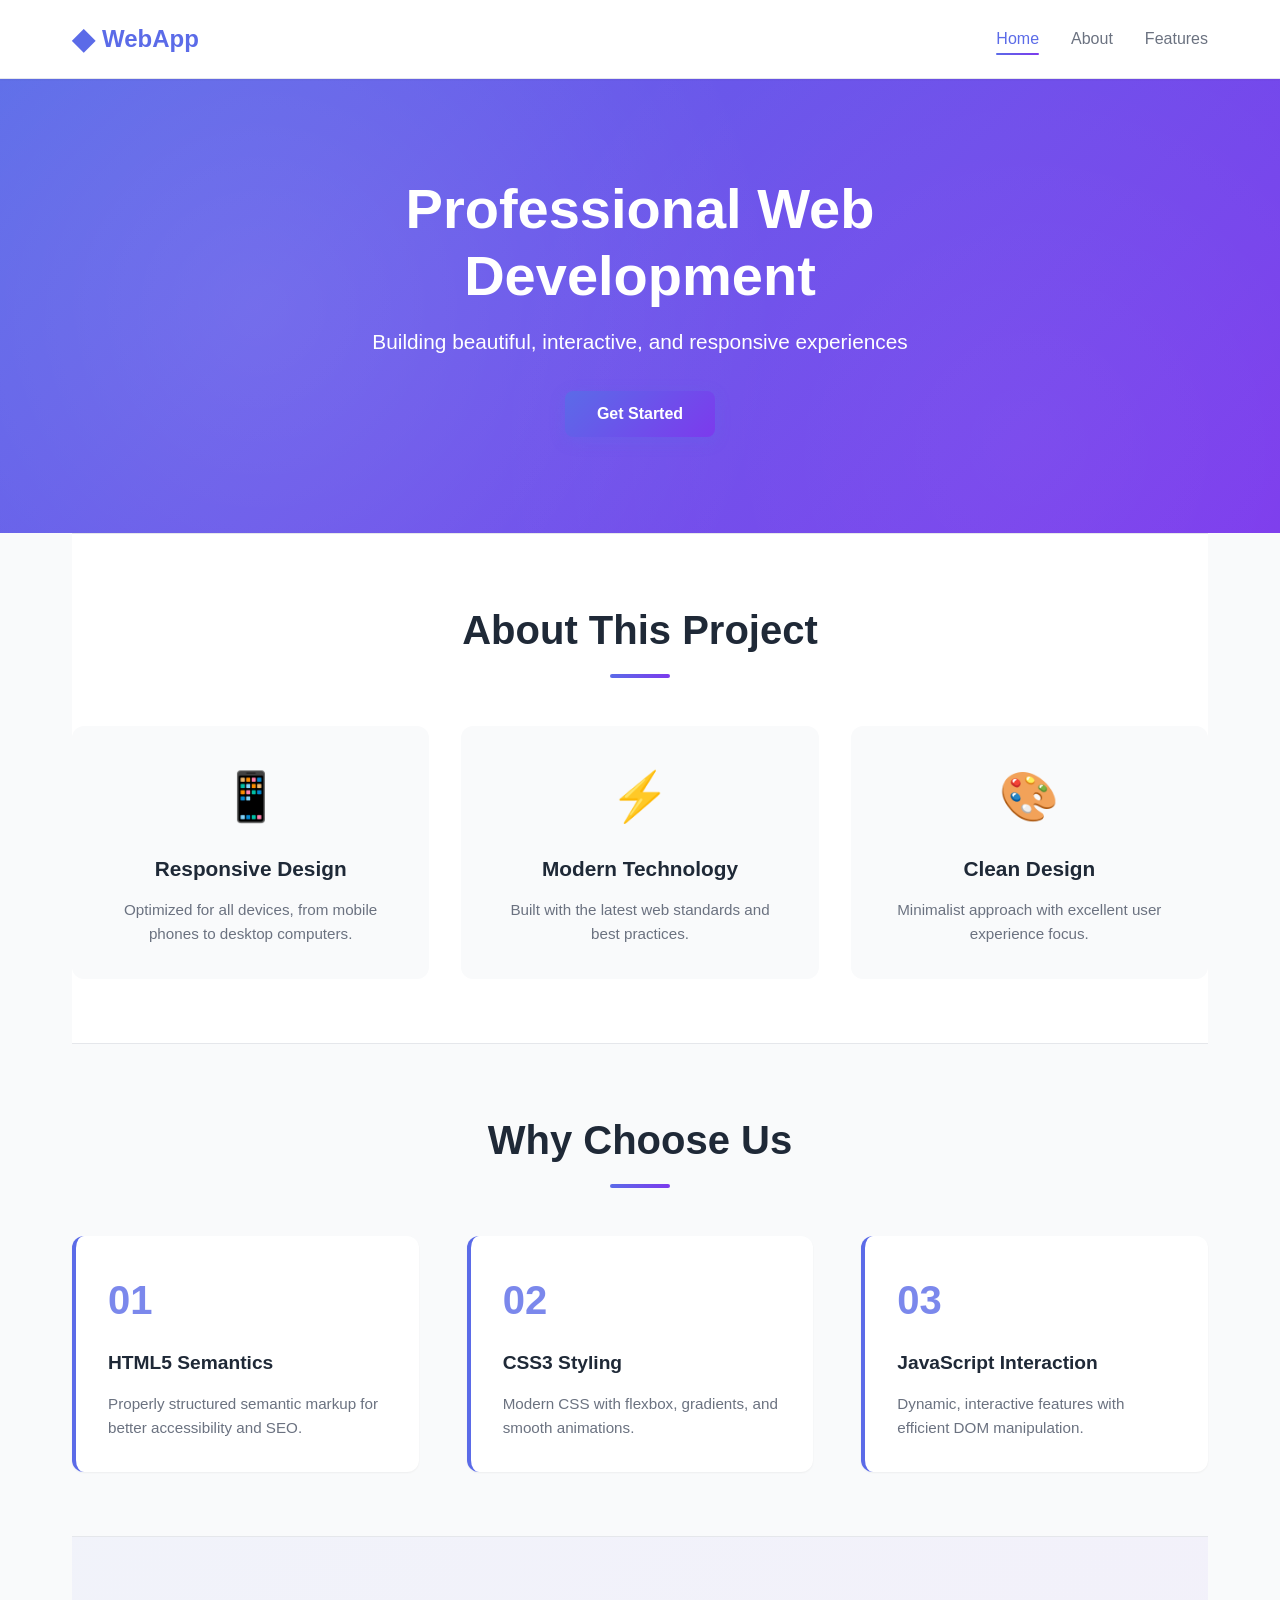
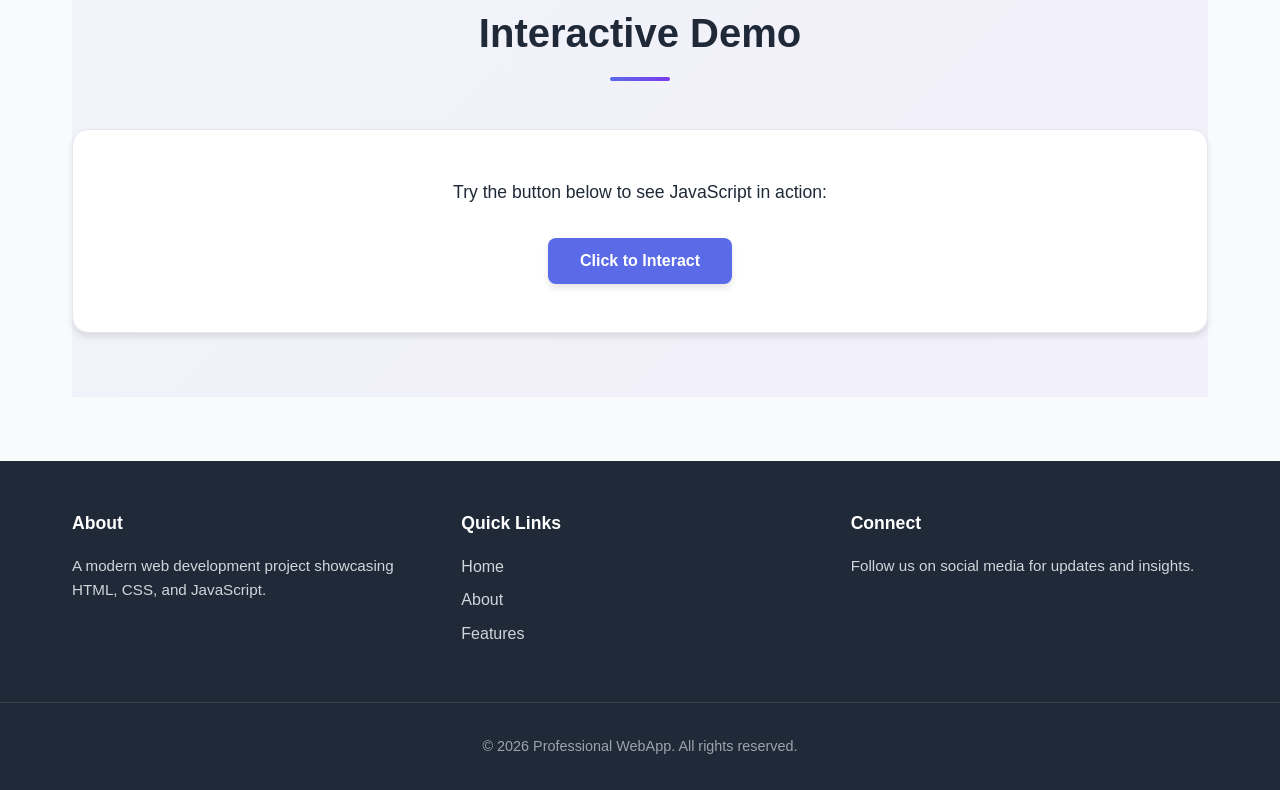
<file: index.html>
<!DOCTYPE html>
<html lang="en">
<head>
    <meta charset="UTF-8">
    <meta name="viewport" content="width=device-width, initial-scale=1.0">
    <title>Professional Web Interface</title>
    <link rel="stylesheet" href="styles.css">
</head>
<body>
    <!-- Navigation Bar -->
    <nav class="navbar">
        <div class="nav-container">
            <div class="logo">
                <span class="logo-icon">◆</span>
                <span class="logo-text">WebApp</span>
            </div>
            <ul class="nav-links">
                <li><a href="#home" class="nav-link active">Home</a></li>
                <li><a href="#about" class="nav-link">About</a></li>
                <li><a href="#features" class="nav-link">Features</a></li>
            </ul>
        </div>
    </nav>

    <!-- Hero Section -->
    <section class="hero" id="home">
        <div class="hero-content">
            <h1 class="hero-title">Professional Web Development</h1>
            <p class="hero-subtitle">Building beautiful, interactive, and responsive experiences</p>
            <button id="heroButton" class="btn btn-primary">Get Started</button>
        </div>
    </section>

    <!-- Main Container -->
    <div class="container">
        <!-- About Section -->
        <section class="about-section" id="about">
            <div class="section-wrapper">
                <h2 class="section-title">About This Project</h2>
                <div class="about-grid">
                    <div class="about-card">
                        <div class="card-icon">📱</div>
                        <h3>Responsive Design</h3>
                        <p>Optimized for all devices, from mobile phones to desktop computers.</p>
                    </div>
                    <div class="about-card">
                        <div class="card-icon">⚡</div>
                        <h3>Modern Technology</h3>
                        <p>Built with the latest web standards and best practices.</p>
                    </div>
                    <div class="about-card">
                        <div class="card-icon">🎨</div>
                        <h3>Clean Design</h3>
                        <p>Minimalist approach with excellent user experience focus.</p>
                    </div>
                </div>
            </div>
        </section>

        <!-- Features Section -->
        <section class="features-section" id="features">
            <div class="section-wrapper">
                <h2 class="section-title">Why Choose Us</h2>
                <div class="features-list">
                    <div class="feature-item">
                        <div class="feature-number">01</div>
                        <h3>HTML5 Semantics</h3>
                        <p>Properly structured semantic markup for better accessibility and SEO.</p>
                    </div>
                    <div class="feature-item">
                        <div class="feature-number">02</div>
                        <h3>CSS3 Styling</h3>
                        <p>Modern CSS with flexbox, gradients, and smooth animations.</p>
                    </div>
                    <div class="feature-item">
                        <div class="feature-number">03</div>
                        <h3>JavaScript Interaction</h3>
                        <p>Dynamic, interactive features with efficient DOM manipulation.</p>
                    </div>
                </div>
            </div>
        </section>

        <!-- Interactive Section -->
        <section class="interactive-section">
            <div class="section-wrapper">
                <h2 class="section-title">Interactive Demo</h2>
                <div class="demo-container">
                    <p class="demo-text">Try the button below to see JavaScript in action:</p>
                    <button id="myButton" class="btn btn-secondary">Click to Interact</button>
                    <div id="messageBox" class="message-box hidden"></div>
                </div>
            </div>
        </section>
    </div>

    <!-- Footer -->
    <footer class="footer">
        <div class="footer-content">
            <div class="footer-section">
                <h4>About</h4>
                <p>A modern web development project showcasing HTML, CSS, and JavaScript.</p>
            </div>
            <div class="footer-section">
                <h4>Quick Links</h4>
                <ul>
                    <li><a href="#home">Home</a></li>
                    <li><a href="#about">About</a></li>
                    <li><a href="#features">Features</a></li>
                </ul>
            </div>
            <div class="footer-section">
                <h4>Connect</h4>
                <p>Follow us on social media for updates and insights.</p>
            </div>
        </div>
        <div class="footer-bottom">
            <p>&copy; 2026 Professional WebApp. All rights reserved.</p>
        </div>
    </footer>

    <script src="script.js"></script>
</body>
</html>
</file>
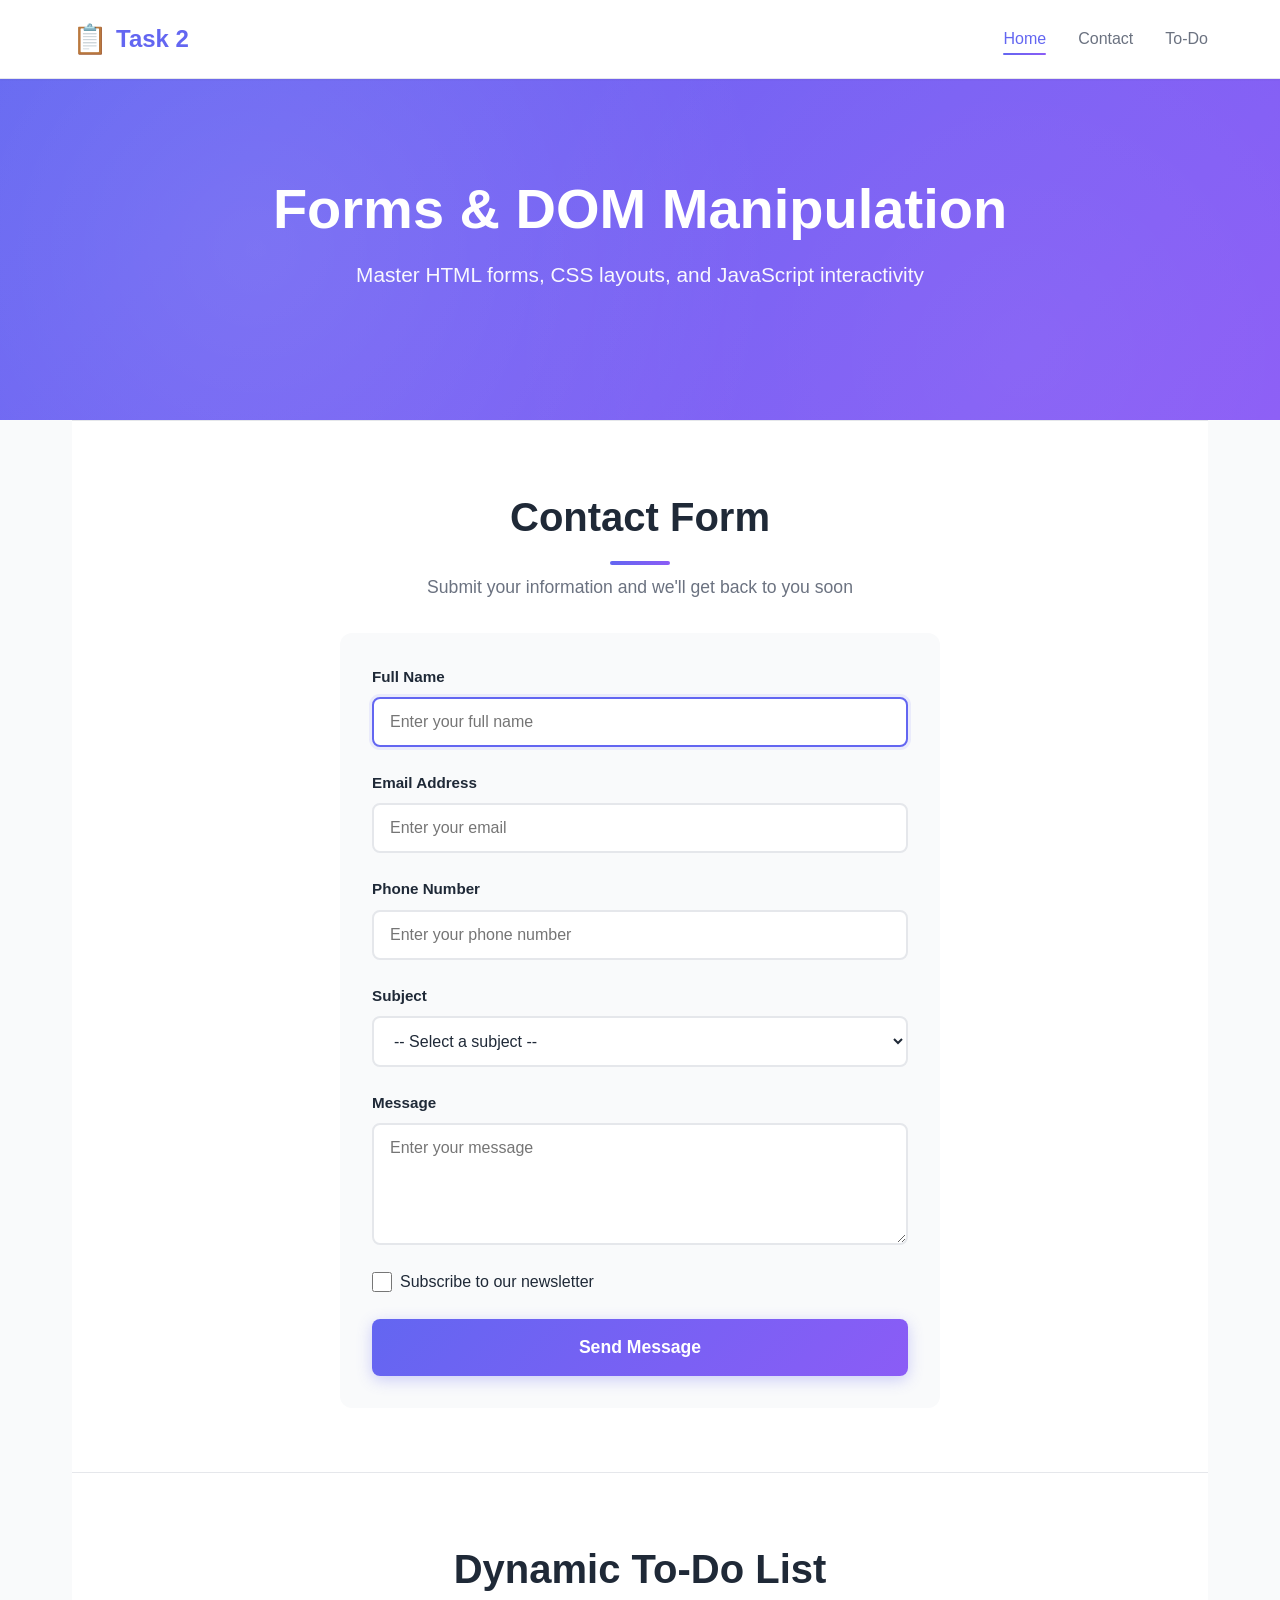
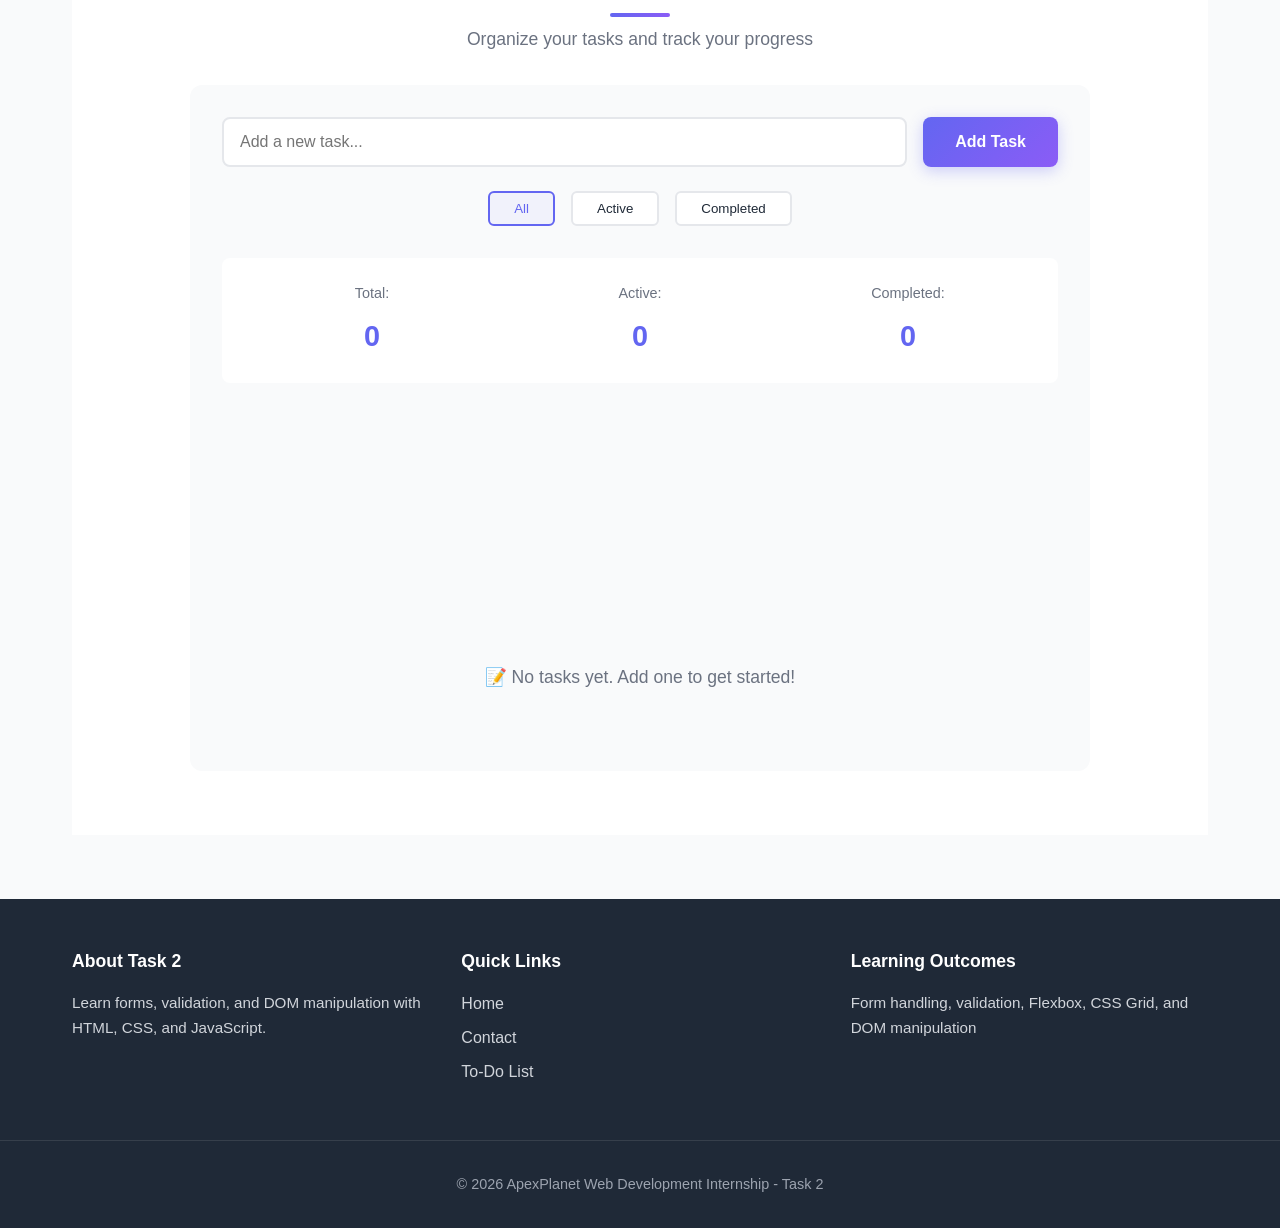
<file: task-2-forms-and-dom/index.html>
<!DOCTYPE html>
<html lang="en">
<head>
    <meta charset="UTF-8">
    <meta name="viewport" content="width=device-width, initial-scale=1.0">
    <title>Forms & DOM Manipulation - Task 2</title>
    <link rel="stylesheet" href="styles.css">
</head>
<body>
    <!-- Navigation Bar -->
    <nav class="navbar">
        <div class="nav-container">
            <div class="logo">
                <span class="logo-icon">📋</span>
                <span class="logo-text">Task 2</span>
            </div>
            <ul class="nav-links">
                <li><a href="#home" class="nav-link active">Home</a></li>
                <li><a href="#contact" class="nav-link">Contact</a></li>
                <li><a href="#todo" class="nav-link">To-Do</a></li>
            </ul>
        </div>
    </nav>

    <!-- Hero Section -->
    <section class="hero" id="home">
        <div class="hero-content">
            <h1 class="hero-title">Forms & DOM Manipulation</h1>
            <p class="hero-subtitle">Master HTML forms, CSS layouts, and JavaScript interactivity</p>
        </div>
    </section>

    <!-- Main Container -->
    <div class="container">
        <!-- Contact Form Section -->
        <section class="section" id="contact">
            <div class="section-wrapper">
                <h2 class="section-title">Contact Form</h2>
                <p class="section-subtitle">Submit your information and we'll get back to you soon</p>

                <div class="form-container">
                    <form id="contactForm" class="contact-form" novalidate>
                        <!-- Name Field -->
                        <div class="form-group">
                            <label for="fullName" class="form-label">Full Name</label>
                            <input 
                                type="text" 
                                id="fullName" 
                                name="fullName" 
                                class="form-input" 
                                placeholder="Enter your full name"
                                required
                            >
                            <span class="error-message" id="nameError"></span>
                        </div>

                        <!-- Email Field -->
                        <div class="form-group">
                            <label for="email" class="form-label">Email Address</label>
                            <input 
                                type="email" 
                                id="email" 
                                name="email" 
                                class="form-input" 
                                placeholder="Enter your email"
                                required
                            >
                            <span class="error-message" id="emailError"></span>
                        </div>

                        <!-- Phone Field -->
                        <div class="form-group">
                            <label for="phone" class="form-label">Phone Number</label>
                            <input 
                                type="tel" 
                                id="phone" 
                                name="phone" 
                                class="form-input" 
                                placeholder="Enter your phone number"
                            >
                            <span class="error-message" id="phoneError"></span>
                        </div>

                        <!-- Subject Field -->
                        <div class="form-group">
                            <label for="subject" class="form-label">Subject</label>
                            <select id="subject" name="subject" class="form-input" required>
                                <option value="">-- Select a subject --</option>
                                <option value="general">General Inquiry</option>
                                <option value="support">Support</option>
                                <option value="feedback">Feedback</option>
                                <option value="other">Other</option>
                            </select>
                            <span class="error-message" id="subjectError"></span>
                        </div>

                        <!-- Message Field -->
                        <div class="form-group">
                            <label for="message" class="form-label">Message</label>
                            <textarea 
                                id="message" 
                                name="message" 
                                class="form-input form-textarea" 
                                placeholder="Enter your message"
                                rows="5"
                                required
                            ></textarea>
                            <span class="error-message" id="messageError"></span>
                        </div>

                        <!-- Checkbox -->
                        <div class="form-group checkbox-group">
                            <input 
                                type="checkbox" 
                                id="subscribe" 
                                name="subscribe" 
                                class="form-checkbox"
                            >
                            <label for="subscribe" class="checkbox-label">Subscribe to our newsletter</label>
                        </div>

                        <!-- Success Message -->
                        <div id="successMessage" class="success-message hidden">
                            ✓ Form submitted successfully! We'll contact you soon.
                        </div>

                        <!-- Submit Button -->
                        <button type="submit" class="btn btn-primary btn-large">
                            Send Message
                        </button>
                    </form>
                </div>
            </div>
        </section>

        <!-- To-Do List Section -->
        <section class="section" id="todo">
            <div class="section-wrapper">
                <h2 class="section-title">Dynamic To-Do List</h2>
                <p class="section-subtitle">Organize your tasks and track your progress</p>

                <div class="todo-container">
                    <!-- Input Section -->
                    <div class="todo-input-section">
                        <div class="input-group">
                            <input 
                                type="text" 
                                id="todoInput" 
                                class="form-input" 
                                placeholder="Add a new task..."
                            >
                            <button id="addTodoBtn" class="btn btn-primary">
                                Add Task
                            </button>
                        </div>
                        <div class="filter-buttons">
                            <button class="filter-btn active" data-filter="all">All</button>
                            <button class="filter-btn" data-filter="active">Active</button>
                            <button class="filter-btn" data-filter="completed">Completed</button>
                        </div>
                    </div>

                    <!-- Statistics -->
                    <div class="todo-stats">
                        <div class="stat-item">
                            <span class="stat-label">Total:</span>
                            <span class="stat-value" id="totalCount">0</span>
                        </div>
                        <div class="stat-item">
                            <span class="stat-label">Active:</span>
                            <span class="stat-value" id="activeCount">0</span>
                        </div>
                        <div class="stat-item">
                            <span class="stat-label">Completed:</span>
                            <span class="stat-value" id="completedCount">0</span>
                        </div>
                    </div>

                    <!-- To-Do List Grid -->
                    <div class="todo-grid" id="todoList">
                        <!-- Tasks will be added here dynamically -->
                    </div>

                    <!-- Empty State -->
                    <div id="emptyState" class="empty-state">
                        <p>📝 No tasks yet. Add one to get started!</p>
                    </div>
                </div>
            </div>
        </section>
    </div>

    <!-- Footer -->
    <footer class="footer">
        <div class="footer-content">
            <div class="footer-section">
                <h4>About Task 2</h4>
                <p>Learn forms, validation, and DOM manipulation with HTML, CSS, and JavaScript.</p>
            </div>
            <div class="footer-section">
                <h4>Quick Links</h4>
                <ul>
                    <li><a href="#home">Home</a></li>
                    <li><a href="#contact">Contact</a></li>
                    <li><a href="#todo">To-Do List</a></li>
                </ul>
            </div>
            <div class="footer-section">
                <h4>Learning Outcomes</h4>
                <p>Form handling, validation, Flexbox, CSS Grid, and DOM manipulation</p>
            </div>
        </div>
        <div class="footer-bottom">
            <p>&copy; 2026 ApexPlanet Web Development Internship - Task 2</p>
        </div>
    </footer>

    <script src="script.js"></script>
</body>
</html>
</file>
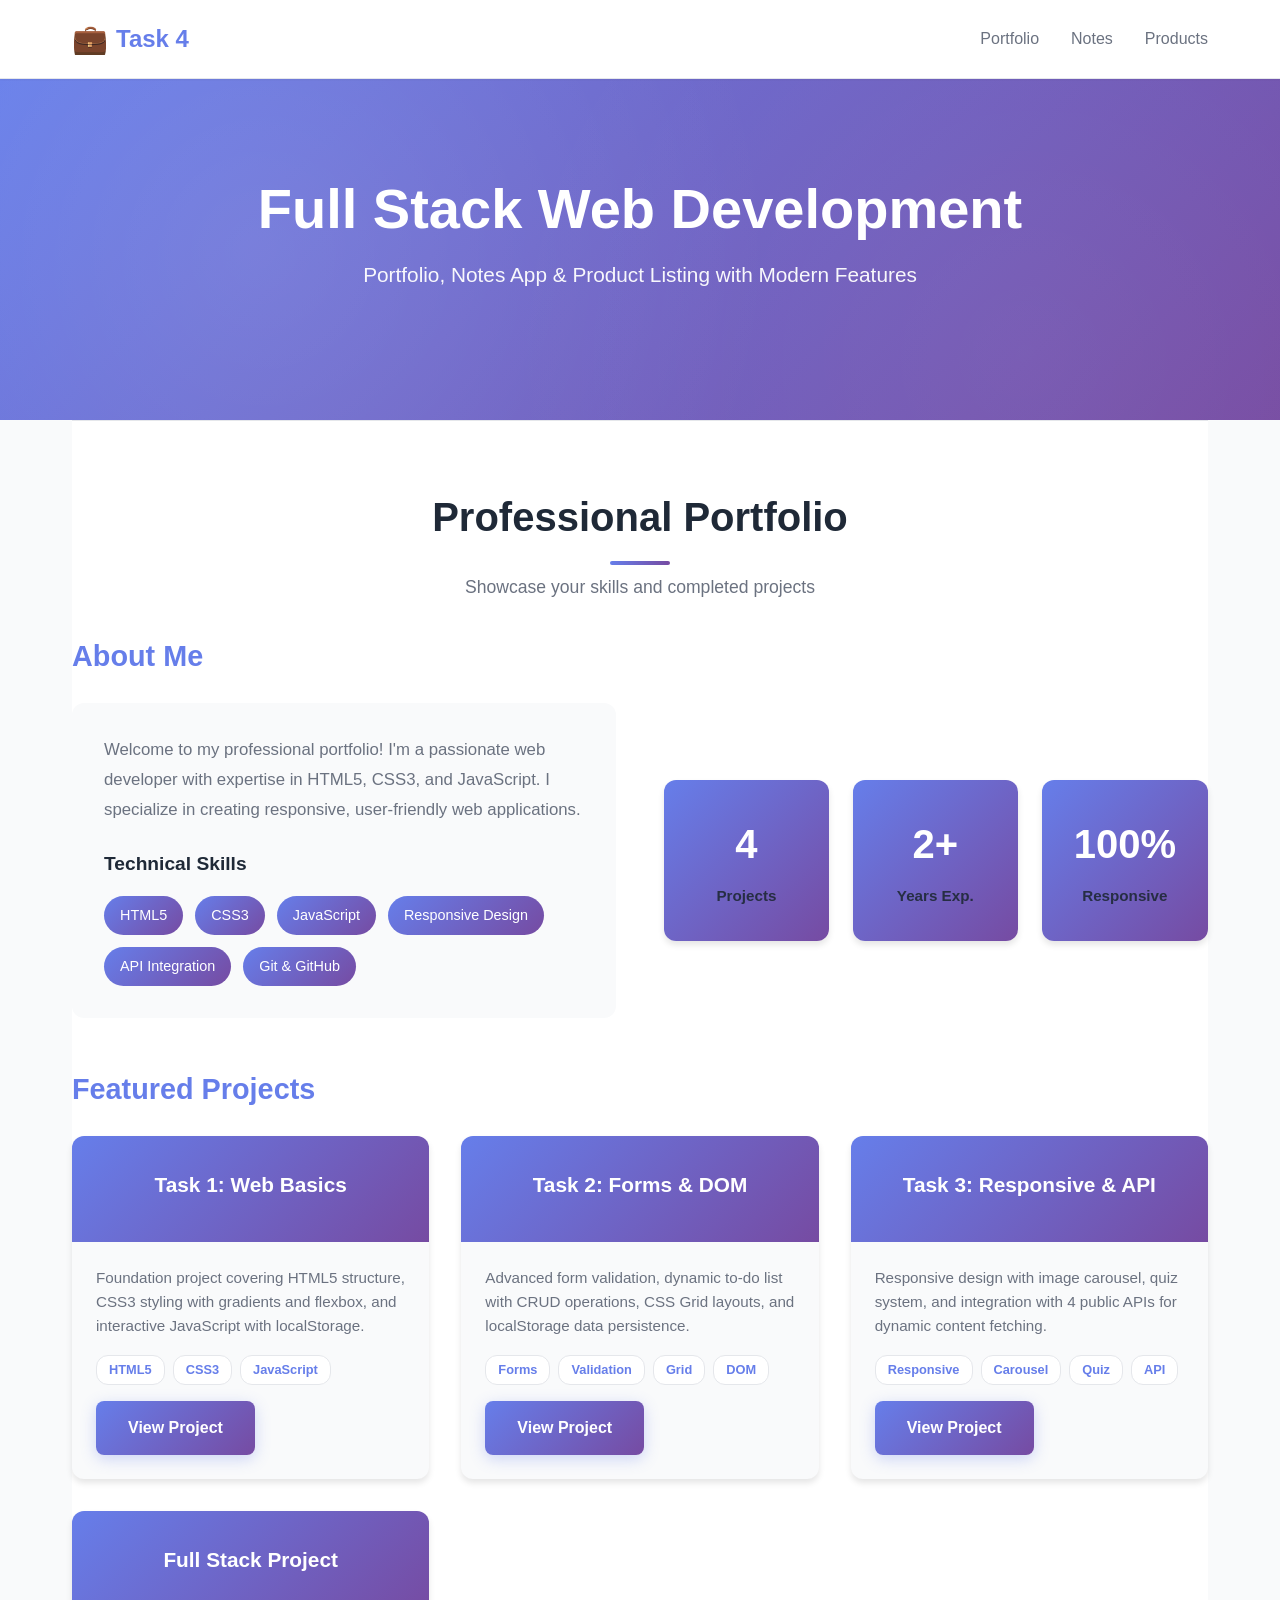
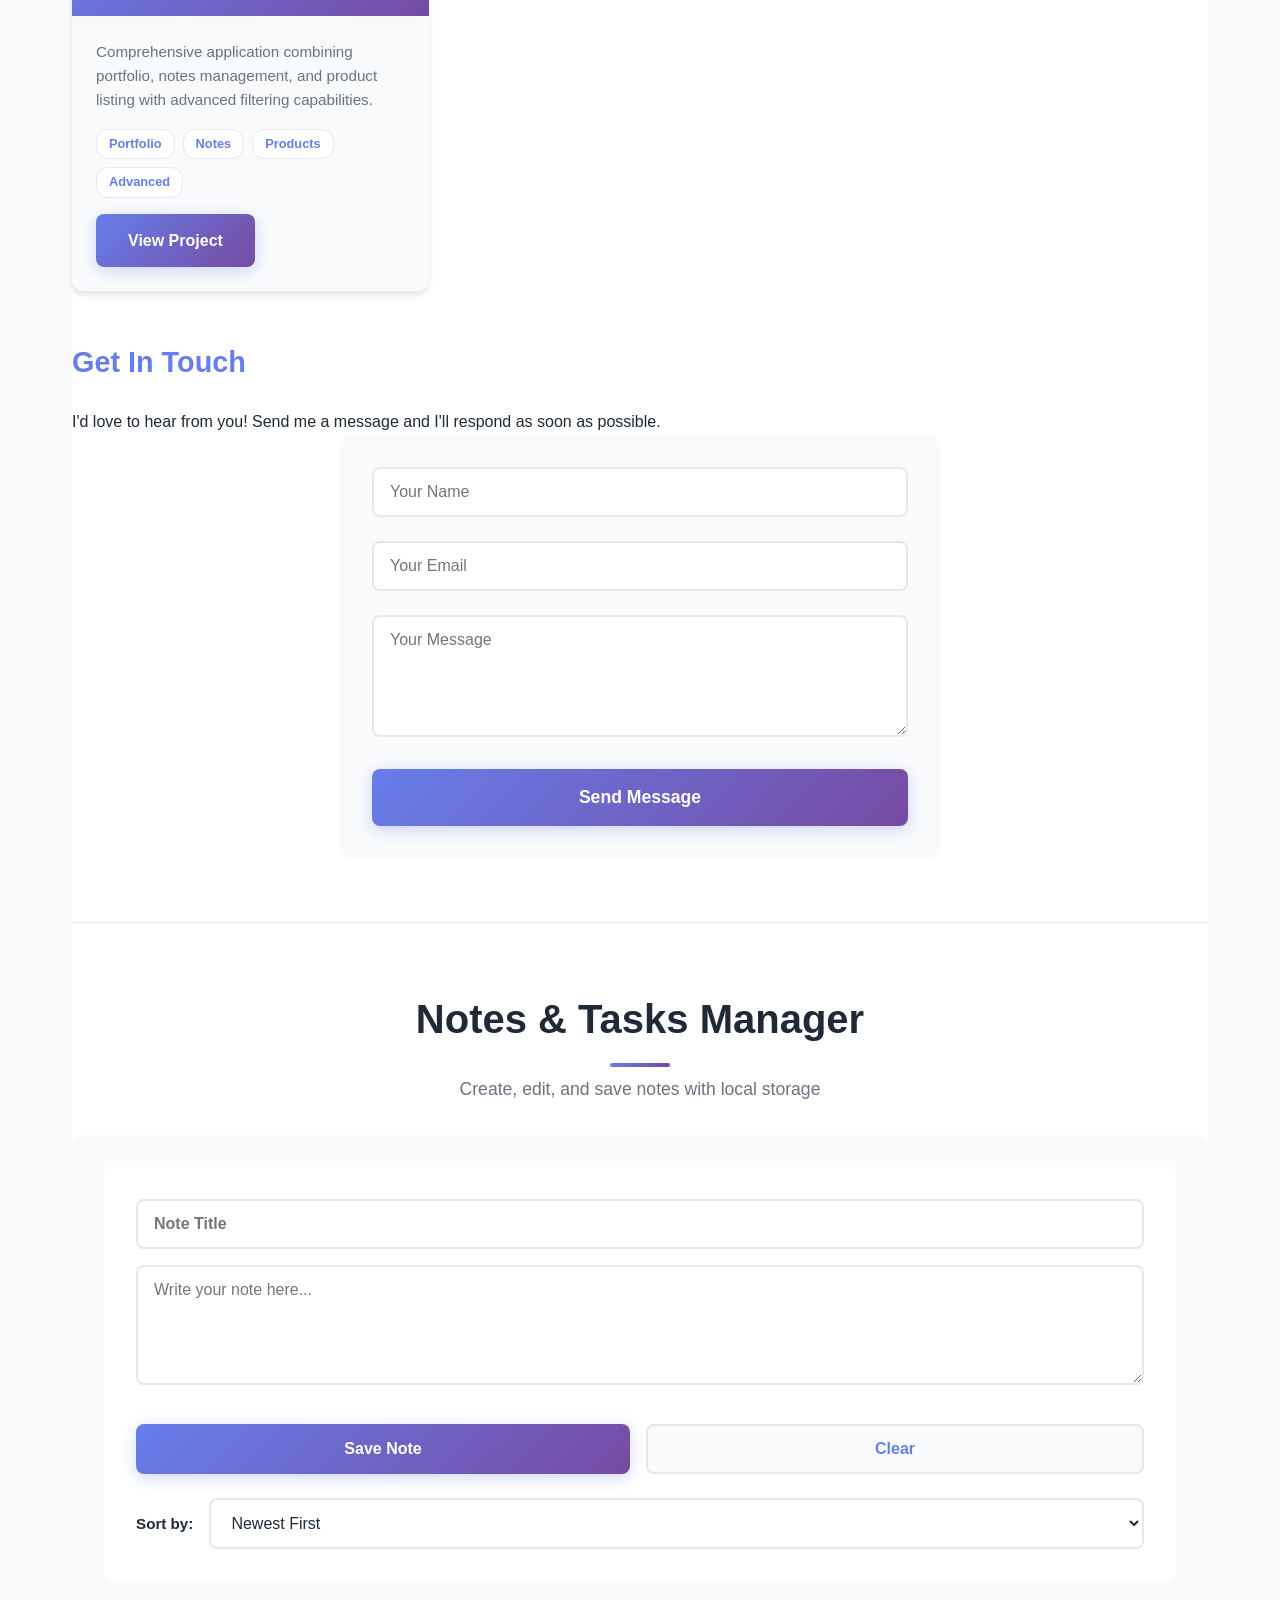
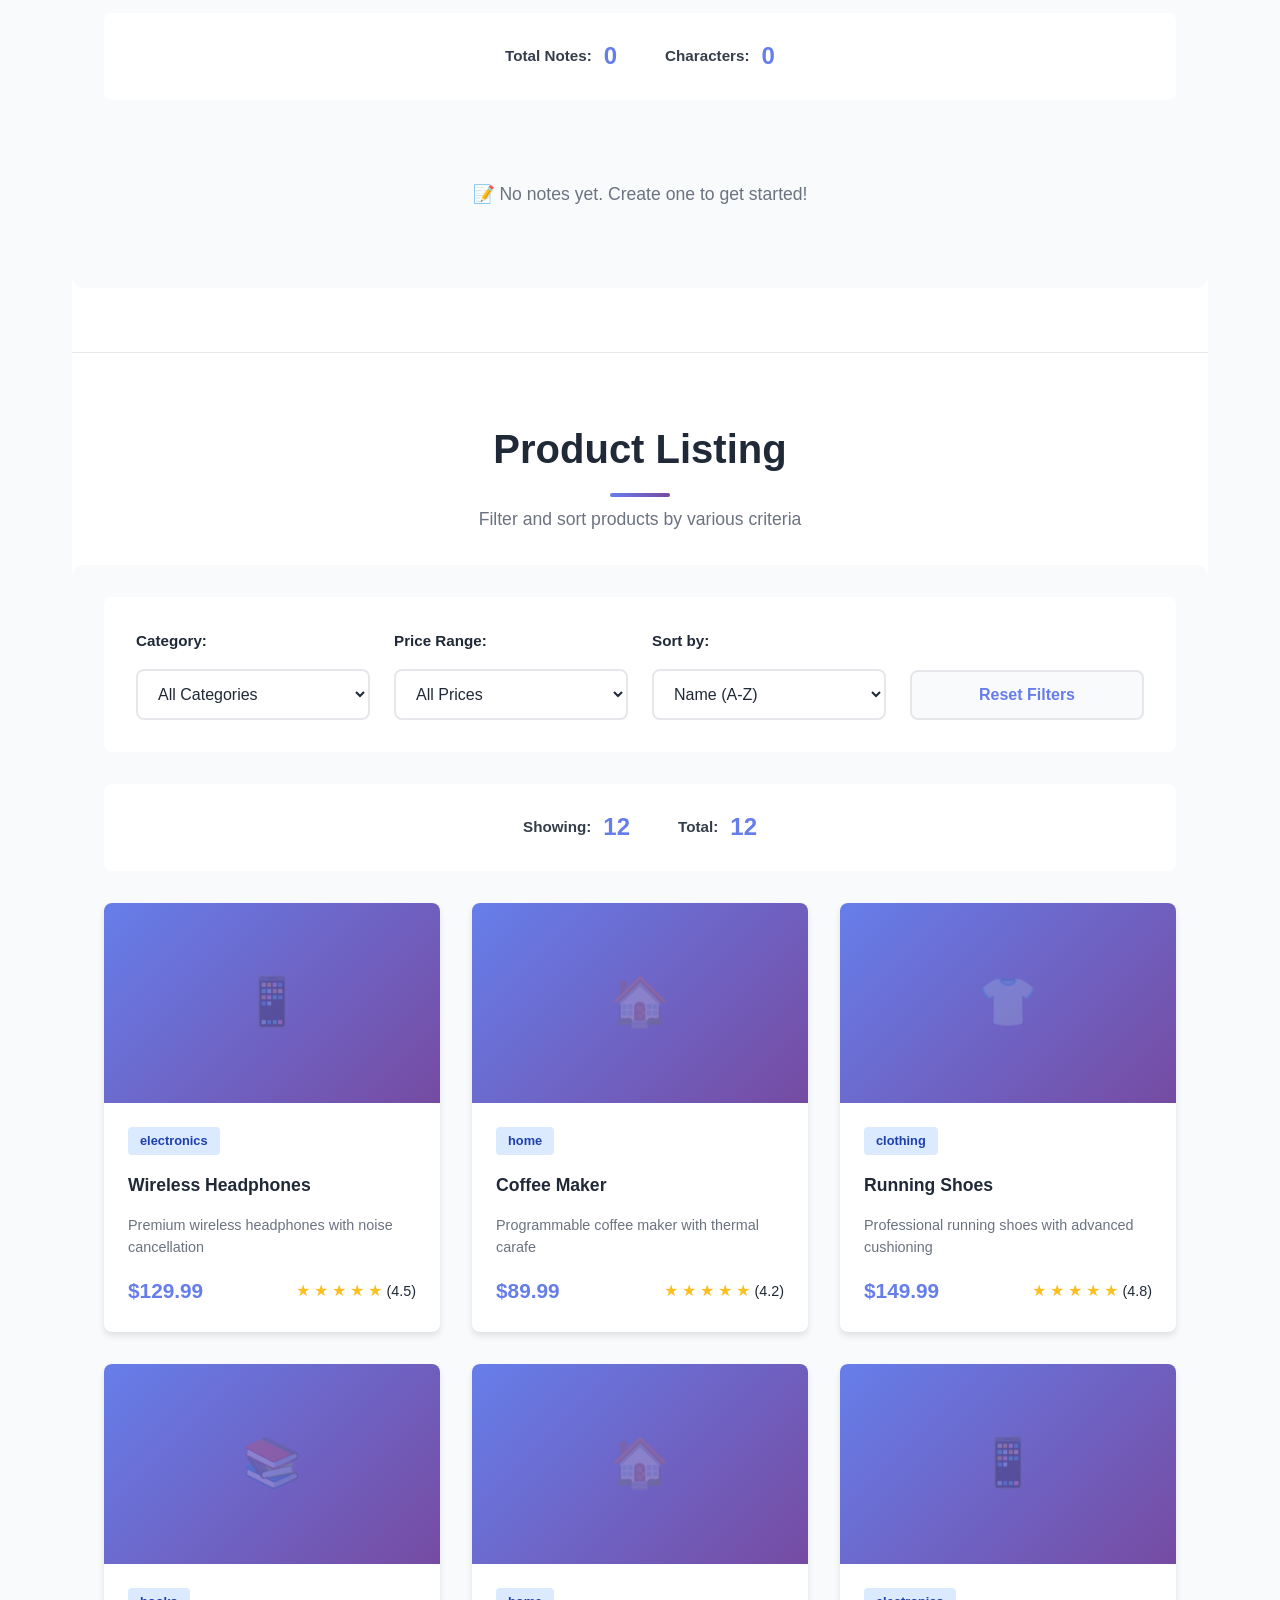
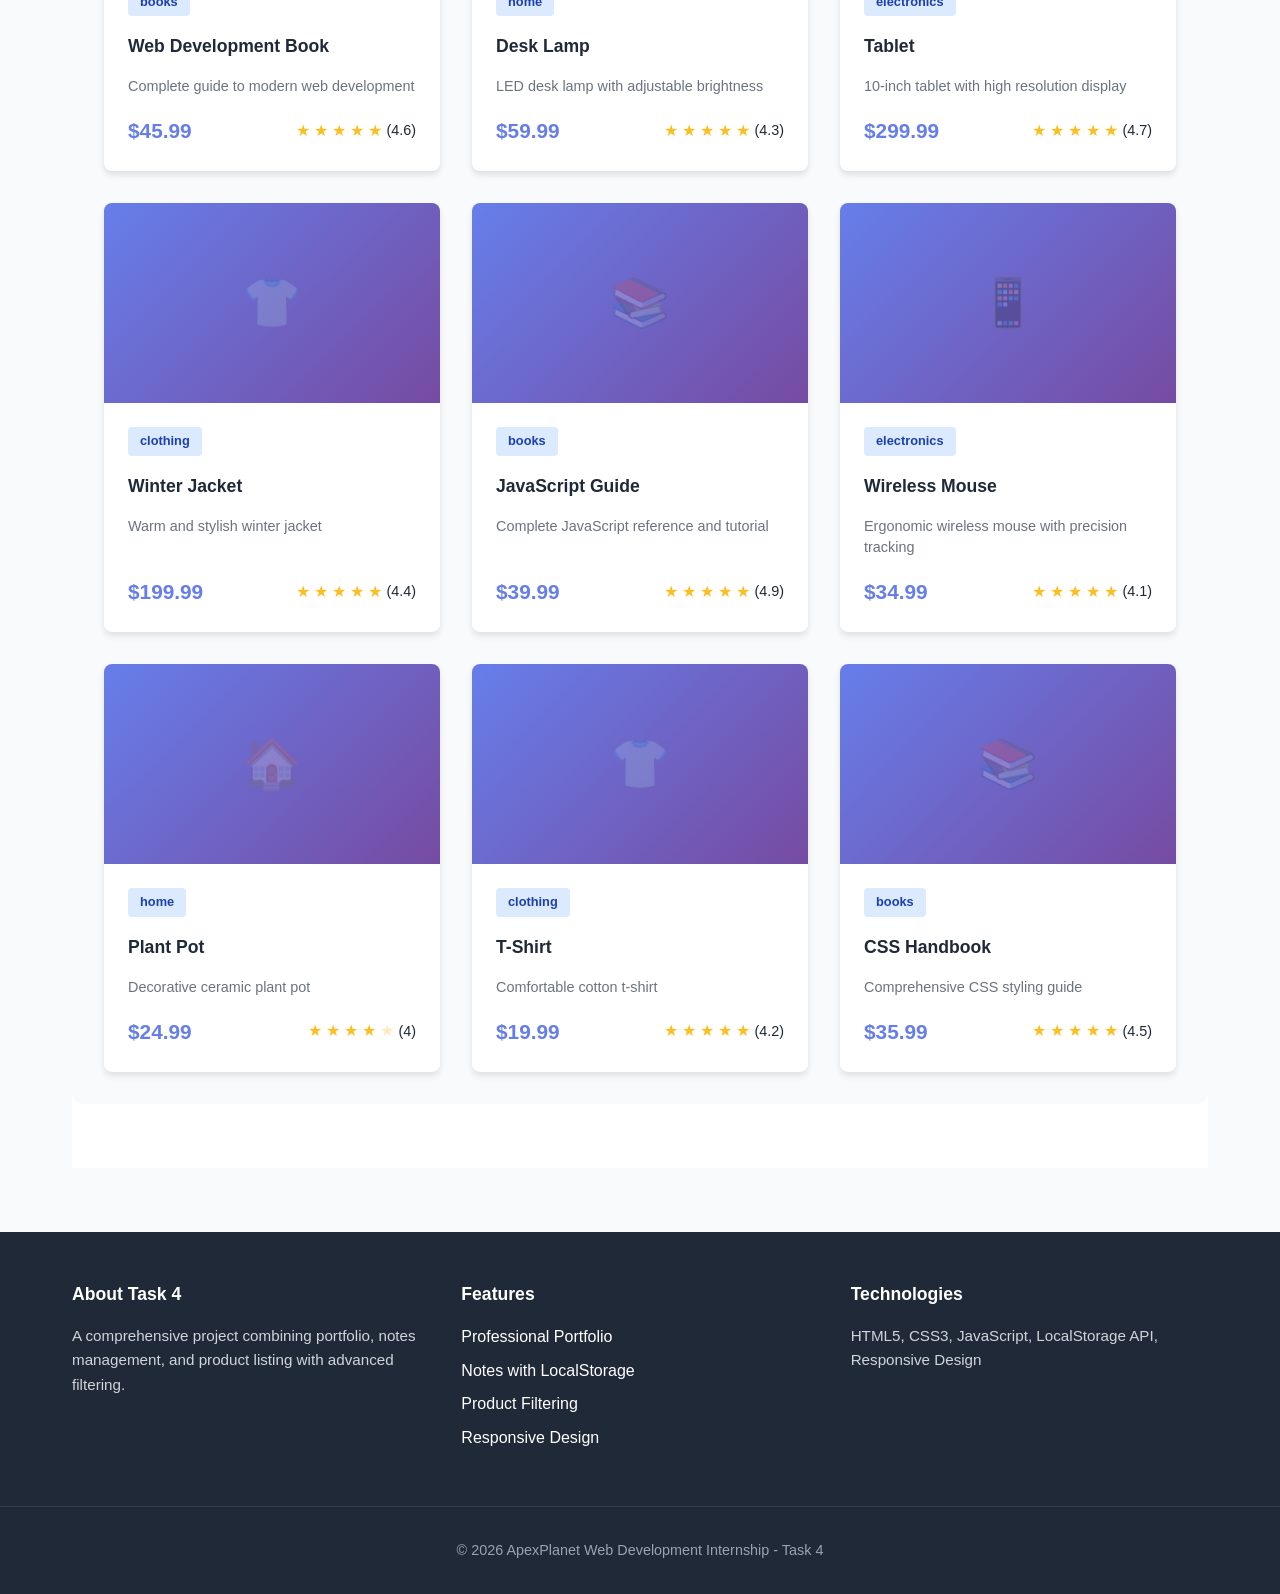
<file: task-4-full-project/index.html>
<!DOCTYPE html>
<html lang="en">
<head>
    <meta charset="UTF-8">
    <meta name="viewport" content="width=device-width, initial-scale=1.0">
    <title>Full Project Implementation - Task 4</title>
    <link rel="stylesheet" href="styles.css">
</head>
<body>
    <!-- Navigation Bar -->
    <nav class="navbar">
        <div class="nav-container">
            <div class="logo">
                <span class="logo-icon">💼</span>
                <span class="logo-text">Task 4</span>
            </div>
            <button class="mobile-menu-toggle" id="mobileMenuToggle">
                <span></span>
                <span></span>
                <span></span>
            </button>
            <ul class="nav-links" id="navLinks">
                <li><a href="#portfolio" class="nav-link active">Portfolio</a></li>
                <li><a href="#notes" class="nav-link">Notes</a></li>
                <li><a href="#products" class="nav-link">Products</a></li>
            </ul>
        </div>
    </nav>

    <!-- Hero Section -->
    <section class="hero">
        <div class="hero-content">
            <h1 class="hero-title">Full Stack Web Development</h1>
            <p class="hero-subtitle">Portfolio, Notes App & Product Listing with Modern Features</p>
        </div>
    </section>

    <!-- Main Container -->
    <div class="container">
        <!-- PORTFOLIO SECTION -->
        <section class="section" id="portfolio">
            <div class="section-wrapper">
                <h2 class="section-title">Professional Portfolio</h2>
                <p class="section-subtitle">Showcase your skills and completed projects</p>

                <!-- About Section -->
                <div class="portfolio-content">
                    <div class="about-section">
                        <h3 class="subsection-title">About Me</h3>
                        <div class="about-grid">
                            <div class="about-info">
                                <p>Welcome to my professional portfolio! I'm a passionate web developer with expertise in HTML5, CSS3, and JavaScript. I specialize in creating responsive, user-friendly web applications.</p>
                                <div class="skills">
                                    <h4>Technical Skills</h4>
                                    <div class="skill-tags">
                                        <span class="skill-tag">HTML5</span>
                                        <span class="skill-tag">CSS3</span>
                                        <span class="skill-tag">JavaScript</span>
                                        <span class="skill-tag">Responsive Design</span>
                                        <span class="skill-tag">API Integration</span>
                                        <span class="skill-tag">Git & GitHub</span>
                                    </div>
                                </div>
                            </div>
                            <div class="about-stats">
                                <div class="stat-box">
                                    <span class="stat-number">4</span>
                                    <span class="stat-label">Projects</span>
                                </div>
                                <div class="stat-box">
                                    <span class="stat-number">2+</span>
                                    <span class="stat-label">Years Exp.</span>
                                </div>
                                <div class="stat-box">
                                    <span class="stat-number">100%</span>
                                    <span class="stat-label">Responsive</span>
                                </div>
                            </div>
                        </div>
                    </div>

                    <!-- Projects Section -->
                    <div class="projects-section">
                        <h3 class="subsection-title">Featured Projects</h3>
                        <div class="projects-grid" id="projectsGrid">
                            <!-- Projects will be inserted here -->
                        </div>
                    </div>

                    <!-- Contact Section -->
                    <div class="contact-section">
                        <h3 class="subsection-title">Get In Touch</h3>
                        <p>I'd love to hear from you! Send me a message and I'll respond as soon as possible.</p>
                        <form id="portfolioContactForm" class="contact-form">
                            <div class="form-group">
                                <input type="text" placeholder="Your Name" required class="form-input">
                            </div>
                            <div class="form-group">
                                <input type="email" placeholder="Your Email" required class="form-input">
                            </div>
                            <div class="form-group">
                                <textarea placeholder="Your Message" rows="5" required class="form-input"></textarea>
                            </div>
                            <button type="submit" class="btn btn-primary btn-large">Send Message</button>
                        </form>
                        <div id="portfolioContactSuccess" class="success-message hidden">
                            ✓ Message sent successfully!
                        </div>
                    </div>
                </div>
            </div>
        </section>

        <!-- NOTES APP SECTION -->
        <section class="section" id="notes">
            <div class="section-wrapper">
                <h2 class="section-title">Notes & Tasks Manager</h2>
                <p class="section-subtitle">Create, edit, and save notes with local storage</p>

                <div class="notes-container">
                    <!-- Notes Controls -->
                    <div class="notes-controls">
                        <div class="notes-input-group">
                            <input type="text" id="noteTitle" class="form-input" placeholder="Note Title">
                            <textarea id="noteContent" class="form-textarea" placeholder="Write your note here..."></textarea>
                        </div>
                        <div class="notes-buttons">
                            <button class="btn btn-primary" id="saveNoteBtn">Save Note</button>
                            <button class="btn btn-secondary" id="clearNoteBtn">Clear</button>
                        </div>

                        <!-- Filter Options -->
                        <div class="notes-filter">
                            <label for="sortNotes" class="form-label">Sort by:</label>
                            <select id="sortNotes" class="form-select">
                                <option value="newest">Newest First</option>
                                <option value="oldest">Oldest First</option>
                                <option value="alphabetical">Alphabetical</option>
                            </select>
                        </div>
                    </div>

                    <!-- Notes Statistics -->
                    <div class="notes-stats">
                        <div class="stat-item">
                            <span class="stat-label">Total Notes:</span>
                            <span class="stat-value" id="totalNotes">0</span>
                        </div>
                        <div class="stat-item">
                            <span class="stat-label">Characters:</span>
                            <span class="stat-value" id="totalCharacters">0</span>
                        </div>
                    </div>

                    <!-- Notes Display -->
                    <div class="notes-list" id="notesList">
                        <!-- Notes will be displayed here -->
                    </div>

                    <!-- Empty State -->
                    <div id="emptyNotesState" class="empty-state show">
                        <p>📝 No notes yet. Create one to get started!</p>
                    </div>
                </div>
            </div>
        </section>

        <!-- PRODUCTS SECTION -->
        <section class="section" id="products">
            <div class="section-wrapper">
                <h2 class="section-title">Product Listing</h2>
                <p class="section-subtitle">Filter and sort products by various criteria</p>

                <div class="products-container">
                    <!-- Filter & Sort Controls -->
                    <div class="products-controls">
                        <div class="control-group">
                            <label for="categoryFilter" class="form-label">Category:</label>
                            <select id="categoryFilter" class="form-select">
                                <option value="all">All Categories</option>
                                <option value="electronics">Electronics</option>
                                <option value="clothing">Clothing</option>
                                <option value="home">Home & Garden</option>
                                <option value="books">Books</option>
                            </select>
                        </div>

                        <div class="control-group">
                            <label for="priceFilter" class="form-label">Price Range:</label>
                            <select id="priceFilter" class="form-select">
                                <option value="all">All Prices</option>
                                <option value="0-50">$0 - $50</option>
                                <option value="50-100">$50 - $100</option>
                                <option value="100-200">$100 - $200</option>
                                <option value="200+">$200+</option>
                            </select>
                        </div>

                        <div class="control-group">
                            <label for="sortProducts" class="form-label">Sort by:</label>
                            <select id="sortProducts" class="form-select">
                                <option value="name-asc">Name (A-Z)</option>
                                <option value="name-desc">Name (Z-A)</option>
                                <option value="price-asc">Price (Low to High)</option>
                                <option value="price-desc">Price (High to Low)</option>
                                <option value="rating">Rating (High to Low)</option>
                            </select>
                        </div>

                        <button class="btn btn-secondary" id="resetFiltersBtn">Reset Filters</button>
                    </div>

                    <!-- Products Statistics -->
                    <div class="products-stats">
                        <div class="stat-item">
                            <span class="stat-label">Showing:</span>
                            <span class="stat-value" id="showingCount">0</span>
                        </div>
                        <div class="stat-item">
                            <span class="stat-label">Total:</span>
                            <span class="stat-value" id="totalCount">0</span>
                        </div>
                    </div>

                    <!-- Products Grid -->
                    <div class="products-grid" id="productsGrid">
                        <!-- Products will be inserted here -->
                    </div>

                    <!-- No Results State -->
                    <div id="noProductsState" class="empty-state hidden">
                        <p>🛍️ No products found matching your filters.</p>
                    </div>
                </div>
            </div>
        </section>
    </div>

    <!-- Footer -->
    <footer class="footer">
        <div class="footer-content">
            <div class="footer-section">
                <h4>About Task 4</h4>
                <p>A comprehensive project combining portfolio, notes management, and product listing with advanced filtering.</p>
            </div>
            <div class="footer-section">
                <h4>Features</h4>
                <ul>
                    <li>Professional Portfolio</li>
                    <li>Notes with LocalStorage</li>
                    <li>Product Filtering</li>
                    <li>Responsive Design</li>
                </ul>
            </div>
            <div class="footer-section">
                <h4>Technologies</h4>
                <p>HTML5, CSS3, JavaScript, LocalStorage API, Responsive Design</p>
            </div>
        </div>
        <div class="footer-bottom">
            <p>&copy; 2026 ApexPlanet Web Development Internship - Task 4</p>
        </div>
    </footer>

    <script src="script.js"></script>
</body>
</html>
</file>
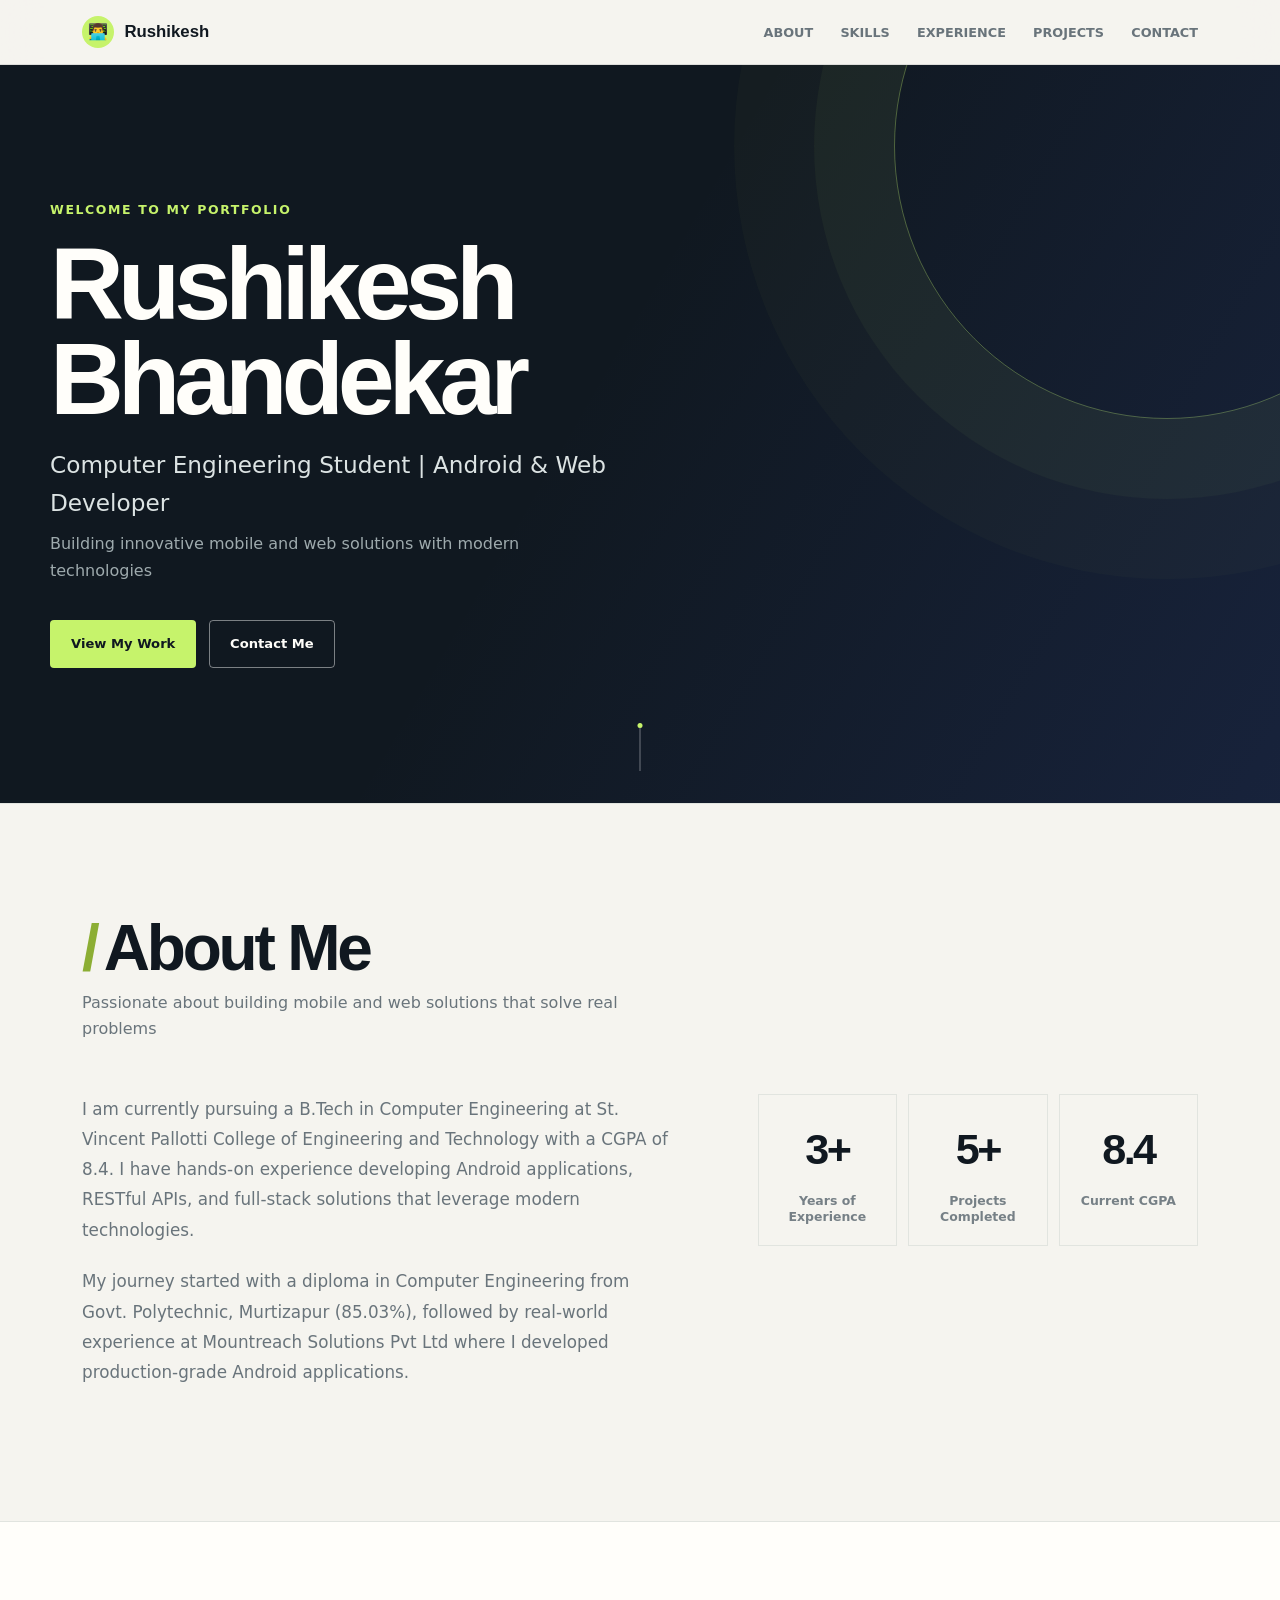
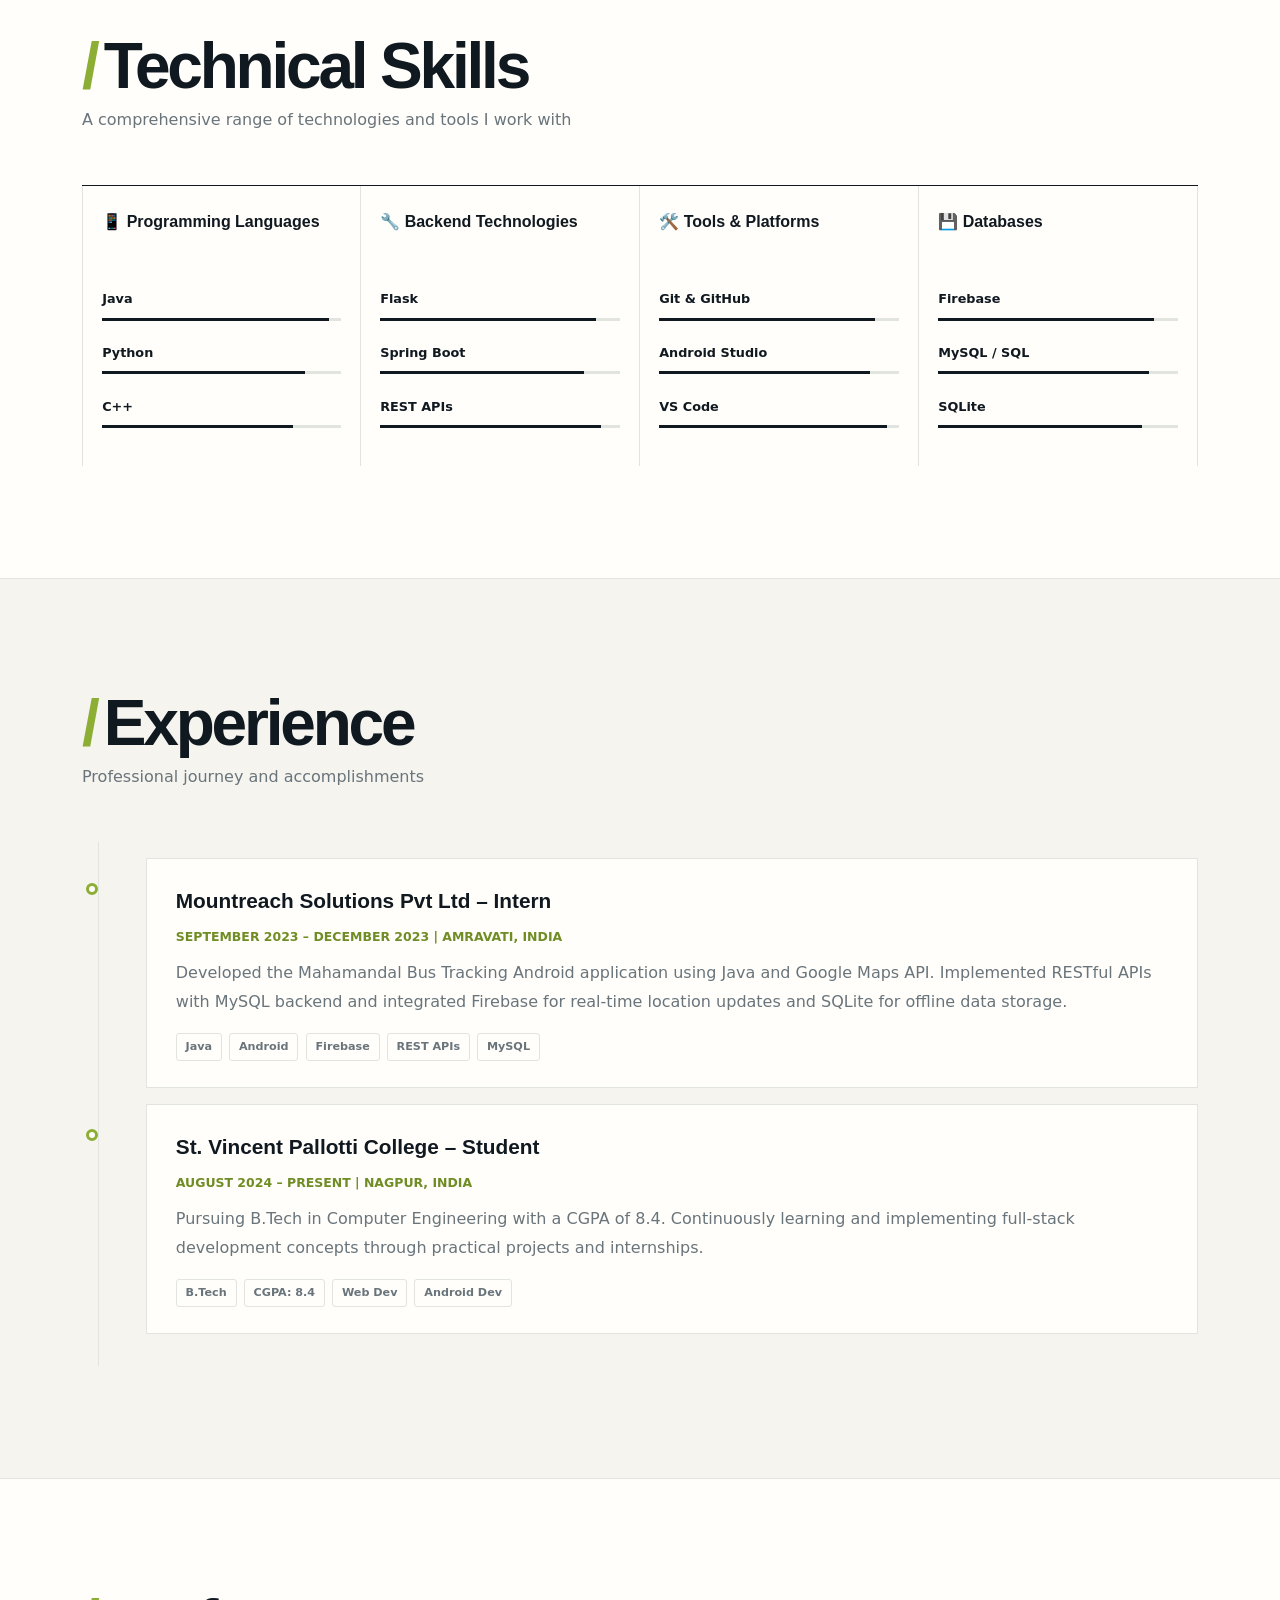
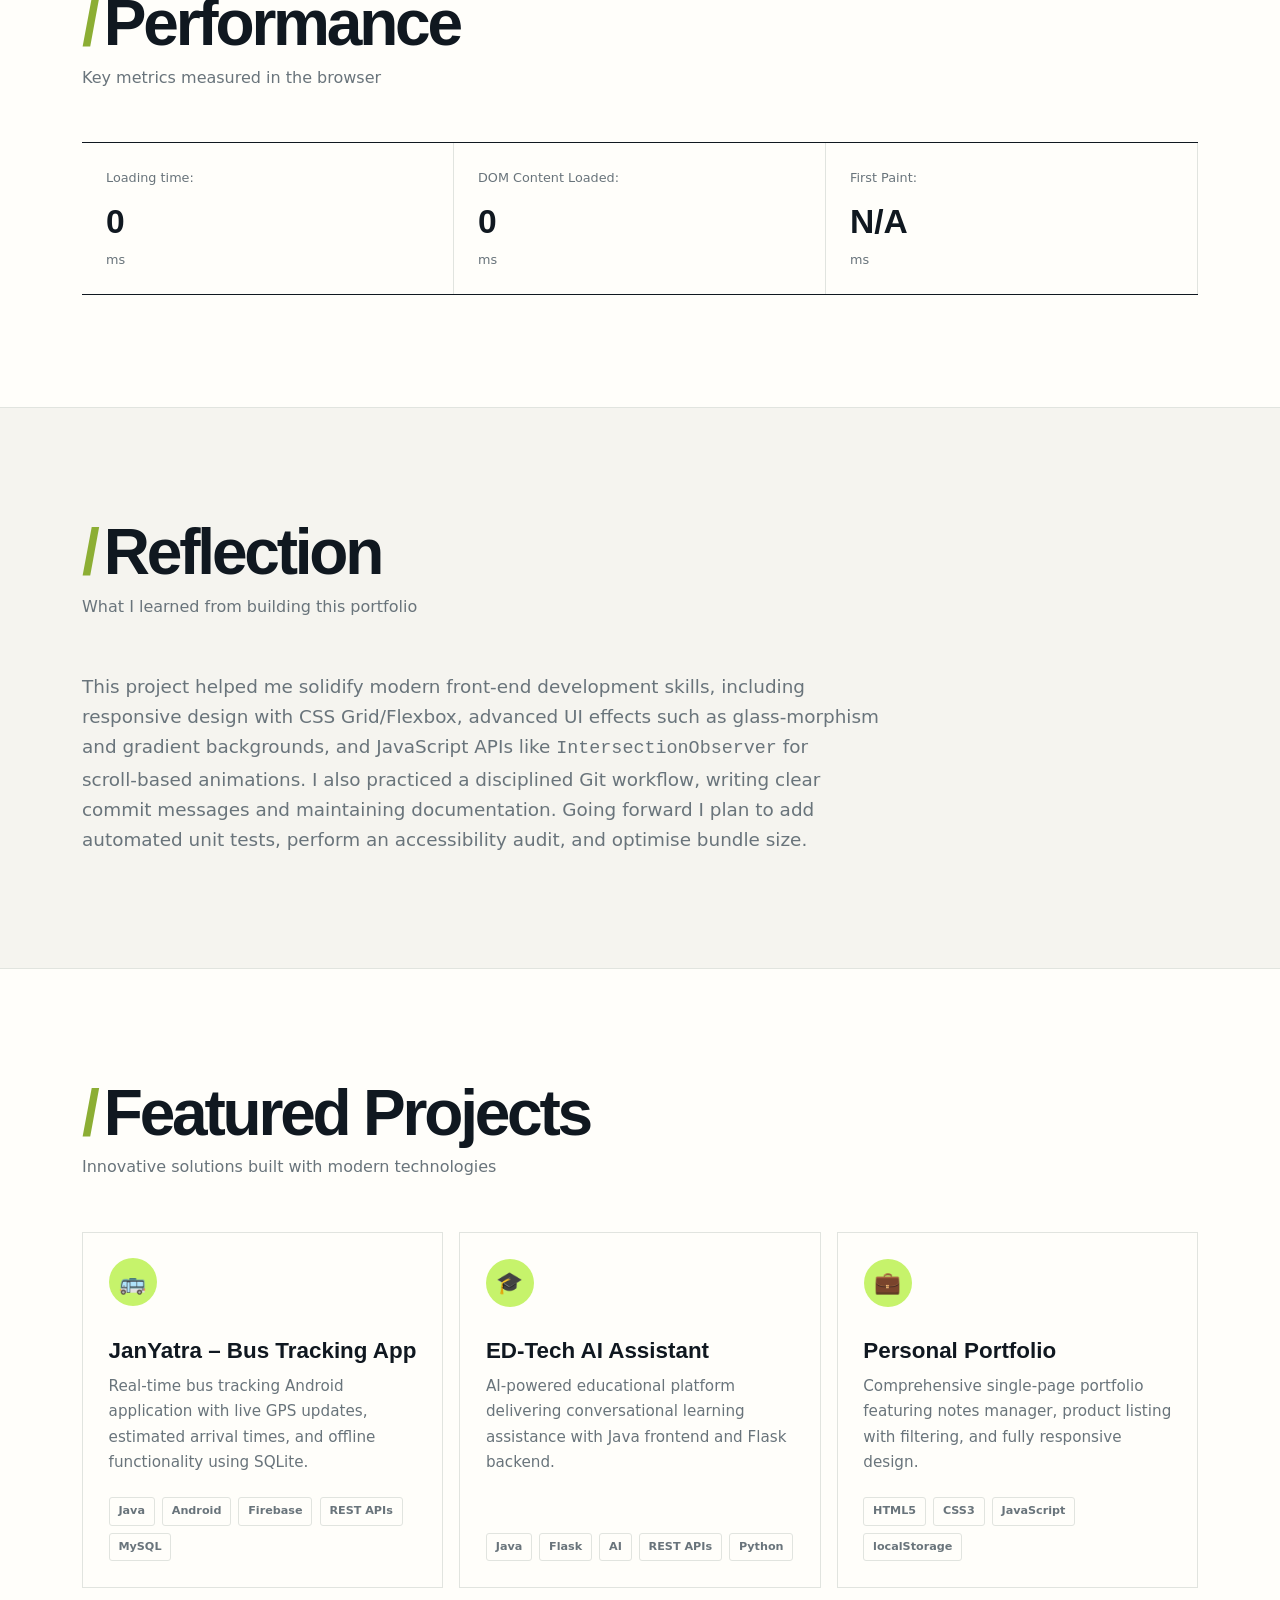
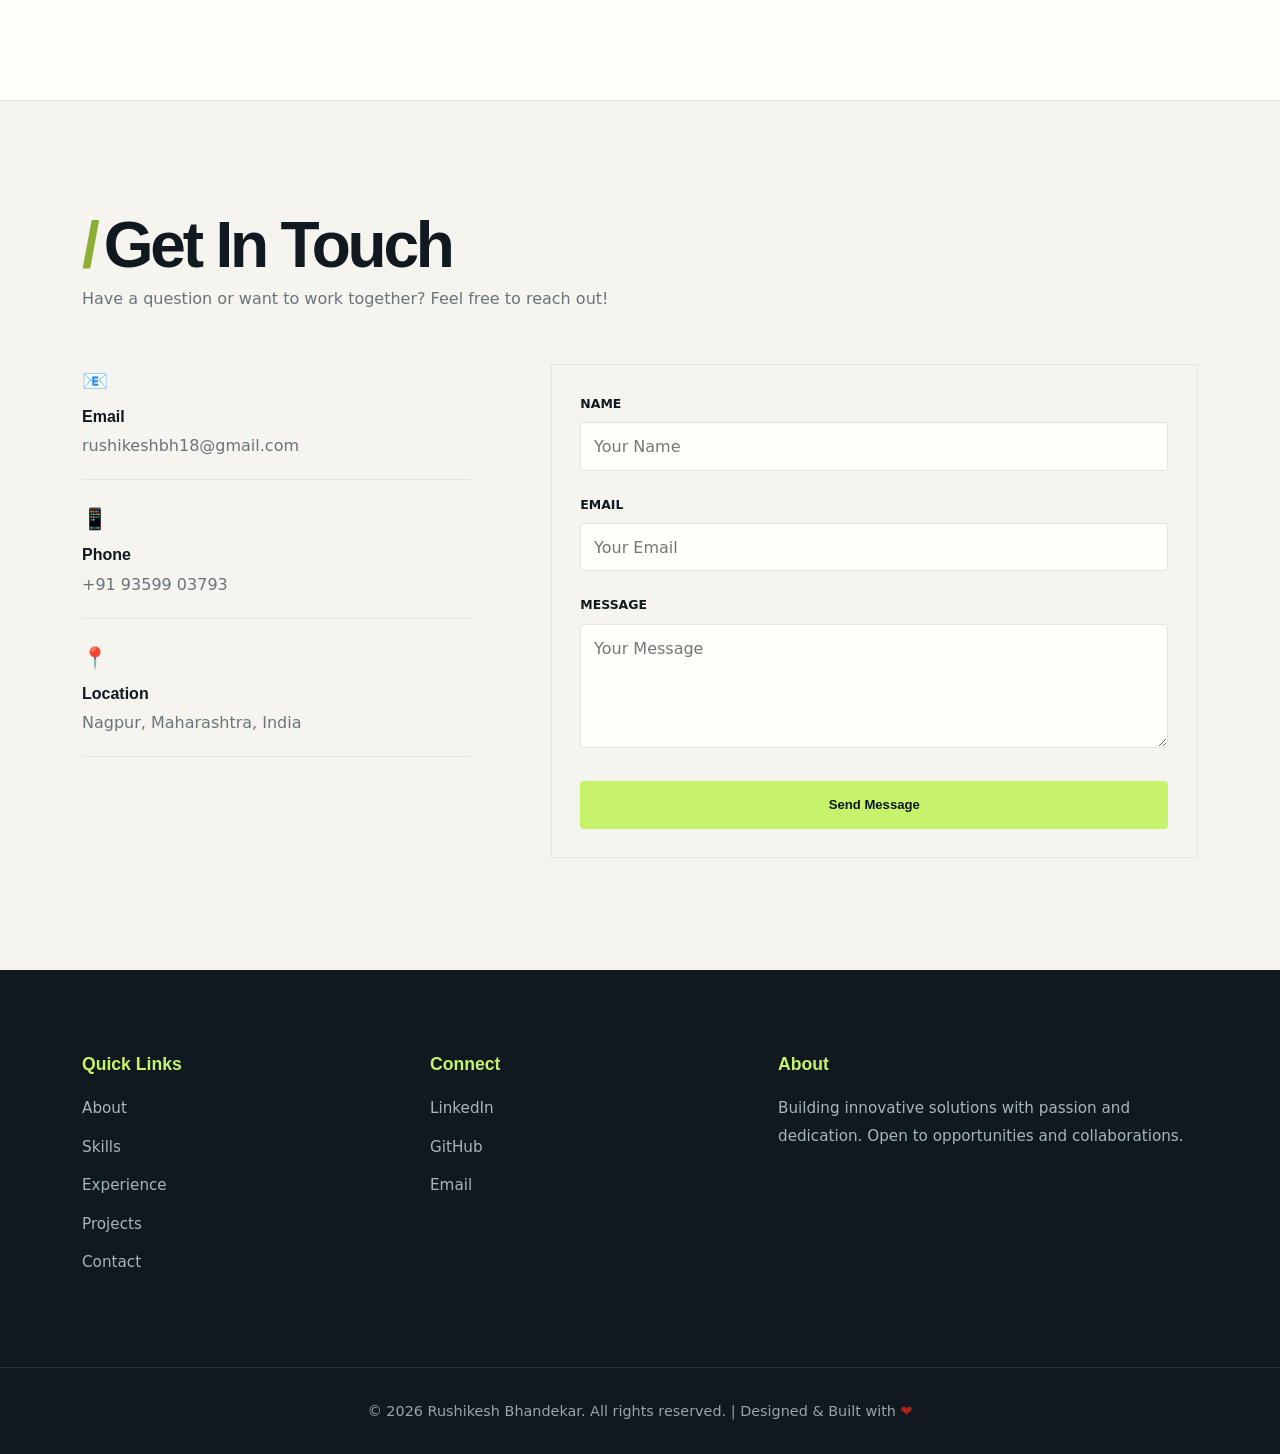
<file: task-5-portfolio/index.html>
<!DOCTYPE html>
<html lang="en">
<head>
    <meta charset="UTF-8">
    <meta name="viewport" content="width=device-width, initial-scale=1.0">
    <title>Rushikesh Bhandekar - Portfolio</title>
    <link rel="stylesheet" href="styles.css">
    <link rel="stylesheet" href="redesign.css">
</head>
<body>
    <!-- Navigation -->
    <nav class="navbar">
        <div class="nav-container">
            <div class="logo">
                <span class="logo-icon">👨‍💻</span>
                <span class="logo-text">Rushikesh</span>
            </div>
            <button class="mobile-menu-toggle" id="mobileMenuToggle" aria-label="Toggle navigation" aria-controls="navLinks" aria-expanded="false">
                <span></span>
                <span></span>
                <span></span>
            </button>
            <ul class="nav-links" id="navLinks">
                <li><a href="#about" class="nav-link active">About</a></li>
                <li><a href="#skills" class="nav-link">Skills</a></li>
                <li><a href="#experience" class="nav-link">Experience</a></li>
                <li><a href="#projects" class="nav-link">Projects</a></li>
                <li><a href="#contact" class="nav-link">Contact</a></li>
            </ul>
        </div>
    </nav>

    <!-- Hero Section -->
    <section class="hero">
        <div class="hero-bg"></div>
        <div class="hero-content">
            <div class="hero-text">
                <p class="hero-greeting">Welcome to my portfolio</p>
                <h1 class="hero-title">Rushikesh Bhandekar</h1>
                <p class="hero-subtitle">Computer Engineering Student | Android & Web Developer</p>
                <p class="hero-description">Building innovative mobile and web solutions with modern technologies</p>
            </div>
            <div class="hero-buttons">
                <a href="#projects" class="btn btn-primary">View My Work</a>
                <a href="#contact" class="btn btn-secondary">Contact Me</a>
            </div>
        </div>
        <div class="scroll-indicator">
            <div class="scroll-dot"></div>
        </div>
    </section>

    <!-- About Section -->
    <section class="section" id="about">
        <div class="section-wrapper">
            <h2 class="section-title">About Me</h2>
            <p class="section-subtitle">Passionate about building mobile and web solutions that solve real problems</p>
            <div class="about-grid">
                <div class="about-info">
                    <p>I am currently pursuing a B.Tech in Computer Engineering at St. Vincent Pallotti College of Engineering and Technology with a CGPA of 8.4. I have hands-on experience developing Android applications, RESTful APIs, and full-stack solutions that leverage modern technologies.</p>
                    <p>My journey started with a diploma in Computer Engineering from Govt. Polytechnic, Murtizapur (85.03%), followed by real-world experience at Mountreach Solutions Pvt Ltd where I developed production-grade Android applications.</p>
                </div>
                <div class="about-stats">
                    <div class="stat-box">
                        <span class="stat-number">3+</span>
                        <span class="stat-label">Years of Experience</span>
                    </div>
                    <div class="stat-box">
                        <span class="stat-number">5+</span>
                        <span class="stat-label">Projects Completed</span>
                    </div>
                    <div class="stat-box">
                        <span class="stat-number">8.4</span>
                        <span class="stat-label">Current CGPA</span>
                    </div>
                </div>
            </div>
        </div>
    </section>

    <!-- Skills Section -->
    <section class="section" id="skills">
        <div class="section-wrapper">
            <h2 class="section-title">Technical Skills</h2>
            <p class="section-subtitle">A comprehensive range of technologies and tools I work with</p>
            <div class="skills-container">
                <div class="skills-grid">
                    <div class="skill-category">
                        <h3>📱 Programming Languages</h3>
                        <div class="skill-item">
                            <span class="skill-name">Java</span>
                            <div class="skill-bar">
                                <div class="skill-progress" style="width: 95%"></div>
                            </div>
                        </div>
                        <div class="skill-item">
                            <span class="skill-name">Python</span>
                            <div class="skill-bar">
                                <div class="skill-progress" style="width: 85%"></div>
                            </div>
                        </div>
                        <div class="skill-item">
                            <span class="skill-name">C++</span>
                            <div class="skill-bar">
                                <div class="skill-progress" style="width: 80%"></div>
                            </div>
                        </div>
                    </div>
                    <div class="skill-category">
                        <h3>🔧 Backend Technologies</h3>
                        <div class="skill-item">
                            <span class="skill-name">Flask</span>
                            <div class="skill-bar">
                                <div class="skill-progress" style="width: 90%"></div>
                            </div>
                        </div>
                        <div class="skill-item">
                            <span class="skill-name">Spring Boot</span>
                            <div class="skill-bar">
                                <div class="skill-progress" style="width: 85%"></div>
                            </div>
                        </div>
                        <div class="skill-item">
                            <span class="skill-name">REST APIs</span>
                            <div class="skill-bar">
                                <div class="skill-progress" style="width: 92%"></div>
                            </div>
                        </div>
                    </div>
                    <div class="skill-category">
                        <h3>🛠️ Tools & Platforms</h3>
                        <div class="skill-item">
                            <span class="skill-name">Git & GitHub</span>
                            <div class="skill-bar">
                                <div class="skill-progress" style="width: 90%"></div>
                            </div>
                        </div>
                        <div class="skill-item">
                            <span class="skill-name">Android Studio</span>
                            <div class="skill-bar">
                                <div class="skill-progress" style="width: 88%"></div>
                            </div>
                        </div>
                        <div class="skill-item">
                            <span class="skill-name">VS Code</span>
                            <div class="skill-bar">
                                <div class="skill-progress" style="width: 95%"></div>
                            </div>
                        </div>
                    </div>
                    <div class="skill-category">
                        <h3>💾 Databases</h3>
                        <div class="skill-item">
                            <span class="skill-name">Firebase</span>
                            <div class="skill-bar">
                                <div class="skill-progress" style="width: 90%"></div>
                            </div>
                        </div>
                        <div class="skill-item">
                            <span class="skill-name">MySQL / SQL</span>
                            <div class="skill-bar">
                                <div class="skill-progress" style="width: 88%"></div>
                            </div>
                        </div>
                        <div class="skill-item">
                            <span class="skill-name">SQLite</span>
                            <div class="skill-bar">
                                <div class="skill-progress" style="width: 85%"></div>
                            </div>
                        </div>
                    </div>
                </div>
            </div>
        </div>
    </section>

    <!-- Experience Section -->
    <section class="section" id="experience">
        <div class="section-wrapper">
            <h2 class="section-title">Experience</h2>
            <p class="section-subtitle">Professional journey and accomplishments</p>
            <div class="experience-timeline">
                <div class="timeline-item">
                    <div class="timeline-marker"></div>
                    <div class="timeline-content">
                        <h3>Mountreach Solutions Pvt Ltd – Intern</h3>
                        <p class="timeline-date">September 2023 – December 2023 | Amravati, India</p>
                        <p class="timeline-description">Developed the Mahamandal Bus Tracking Android application using Java and Google Maps API. Implemented RESTful APIs with MySQL backend and integrated Firebase for real-time location updates and SQLite for offline data storage.</p>
                        <div class="timeline-tags">
                            <span class="tag">Java</span>
                            <span class="tag">Android</span>
                            <span class="tag">Firebase</span>
                            <span class="tag">REST APIs</span>
                            <span class="tag">MySQL</span>
                        </div>
                    </div>
                </div>
                <div class="timeline-item">
                    <div class="timeline-marker"></div>
                    <div class="timeline-content">
                        <h3>St. Vincent Pallotti College – Student</h3>
                        <p class="timeline-date">August 2024 – Present | Nagpur, India</p>
                        <p class="timeline-description">Pursuing B.Tech in Computer Engineering with a CGPA of 8.4. Continuously learning and implementing full-stack development concepts through practical projects and internships.</p>
                        <div class="timeline-tags">
                            <span class="tag">B.Tech</span>
                            <span class="tag">CGPA: 8.4</span>
                            <span class="tag">Web Dev</span>
                            <span class="tag">Android Dev</span>
                        </div>
                    </div>
                </div>
            </div>
        </div>
    </section>

    <!-- Performance Section -->
    <section class="section" id="performance">
        <div class="section-wrapper">
            <h2 class="section-title">Performance</h2>
            <p class="section-subtitle">Key metrics measured in the browser</p>
            <div class="performance-metrics" id="performanceMetrics">
                <p>Loading time: <span id="loadTime">calculating…</span> ms</p>
                <p>DOM Content Loaded: <span id="domContentLoaded">calculating…</span> ms</p>
                <p>First Paint: <span id="firstPaint">calculating…</span> ms</p>
            </div>
        </div>
    </section>

    <!-- Reflection Section -->
    <section class="section" id="reflection">
        <div class="section-wrapper">
            <h2 class="section-title">Reflection</h2>
            <p class="section-subtitle">What I learned from building this portfolio</p>
            <p class="reflection-text">
                This project helped me solidify modern front‑end development skills, including responsive design with CSS Grid/Flexbox, advanced UI effects such as glass‑morphism and gradient backgrounds, and JavaScript APIs like <code>IntersectionObserver</code> for scroll‑based animations. I also practiced a disciplined Git workflow, writing clear commit messages and maintaining documentation. Going forward I plan to add automated unit tests, perform an accessibility audit, and optimise bundle size.
            </p>
        </div>
    </section>

    <!-- Contact Section (unchanged) -->

    <!-- Projects Section -->
    <section class="section" id="projects">
        <div class="section-wrapper">
            <h2 class="section-title">Featured Projects</h2>
            <p class="section-subtitle">Innovative solutions built with modern technologies</p>
            <div class="projects-grid">
                <div class="project-card">
                    <div class="project-icon">🚌</div>
                    <h3 class="project-title">JanYatra – Bus Tracking App</h3>
                    <p class="project-description">Real-time bus tracking Android application with live GPS updates, estimated arrival times, and offline functionality using SQLite.</p>
                    <div class="project-tags">
                        <span class="tag">Java</span>
                        <span class="tag">Android</span>
                        <span class="tag">Firebase</span>
                        <span class="tag">REST APIs</span>
                        <span class="tag">MySQL</span>
                    </div>
                </div>
                <div class="project-card">
                    <div class="project-icon">🎓</div>
                    <h3 class="project-title">ED-Tech AI Assistant</h3>
                    <p class="project-description">AI-powered educational platform delivering conversational learning assistance with Java frontend and Flask backend.</p>
                    <div class="project-tags">
                        <span class="tag">Java</span>
                        <span class="tag">Flask</span>
                        <span class="tag">AI</span>
                        <span class="tag">REST APIs</span>
                        <span class="tag">Python</span>
                    </div>
                </div>
                <div class="project-card">
                    <div class="project-icon">💼</div>
                    <h3 class="project-title">Personal Portfolio</h3>
                    <p class="project-description">Comprehensive single-page portfolio featuring notes manager, product listing with filtering, and fully responsive design.</p>
                    <div class="project-tags">
                        <span class="tag">HTML5</span>
                        <span class="tag">CSS3</span>
                        <span class="tag">JavaScript</span>
                        <span class="tag">localStorage</span>
                    </div>
                </div>
            </div>
        </div>
    </section>

    <!-- Contact Section -->
    <section class="section" id="contact">
        <div class="section-wrapper">
            <h2 class="section-title">Get In Touch</h2>
            <p class="section-subtitle">Have a question or want to work together? Feel free to reach out!</p>
            <div class="contact-grid">
                <div class="contact-info">
                    <div class="contact-item">
                        <span class="contact-icon">📧</span>
                        <h4>Email</h4>
                        <a href="mailto:rushikeshbh18@gmail.com">rushikeshbh18@gmail.com</a>
                    </div>
                    <div class="contact-item">
                        <span class="contact-icon">📱</span>
                        <h4>Phone</h4>
                        <a href="tel:+919359903793">+91 93599 03793</a>
                    </div>
                    <div class="contact-item">
                        <span class="contact-icon">📍</span>
                        <h4>Location</h4>
                        <p>Nagpur, Maharashtra, India</p>
                    </div>
                </div>
                <form class="contact-form" id="contactForm">
                    <div class="form-group">
                        <label for="contactName" class="form-label">Name</label>
                        <input type="text" id="contactName" placeholder="Your Name" required class="form-input">
                    </div>
                    <div class="form-group">
                        <label for="contactEmail" class="form-label">Email</label>
                        <input type="email" id="contactEmail" placeholder="Your Email" required class="form-input">
                    </div>
                    <div class="form-group">
                        <label for="contactMessage" class="form-label">Message</label>
                        <textarea id="contactMessage" placeholder="Your Message" rows="5" required class="form-input"></textarea>
                    </div>
                    <button type="submit" class="btn btn-primary btn-large">Send Message</button>
                    <div id="contactSuccess" class="success-message hidden">✓ Message sent successfully!</div>
                </form>
            </div>
        </div>
    </section>

    <!-- Footer -->
    <footer class="footer">
        <div class="footer-content">
            <div class="footer-section">
                <h4>Quick Links</h4>
                <ul class="footer-links">
                    <li><a href="#about">About</a></li>
                    <li><a href="#skills">Skills</a></li>
                    <li><a href="#experience">Experience</a></li>
                    <li><a href="#projects">Projects</a></li>
                    <li><a href="#contact">Contact</a></li>
                </ul>
            </div>
            <div class="footer-section">
                <h4>Connect</h4>
                <ul class="social-links">
                    <li><a href="https://www.linkedin.com" target="_blank">LinkedIn</a></li>
                    <li><a href="https://github.com" target="_blank">GitHub</a></li>
                    <li><a href="mailto:rushikeshbh18@gmail.com">Email</a></li>
                </ul>
            </div>
            <div class="footer-section">
                <h4>About</h4>
                <p>Building innovative solutions with passion and dedication. Open to opportunities and collaborations.</p>
            </div>
        </div>
        <div class="footer-bottom">
            <p>&copy; 2026 Rushikesh Bhandekar. All rights reserved. | Designed & Built with <span class="heart">❤</span></p>
        </div>
    </footer>

    <script src="script.js"></script>
</body>
</html>
</file>
<file: styles.css>
/* ==========================================
   ROOT & GENERAL STYLES
   ========================================== */

:root {
    --primary-color: #5b6be8;
    --secondary-color: #7c3aed;
    --accent-color: #ec4899;
    --text-dark: #1f2937;
    --text-light: #6b7280;
    --bg-light: #f9fafb;
    --bg-white: #ffffff;
    --border-color: #e5e7eb;
    --shadow-sm: 0 1px 2px rgba(0, 0, 0, 0.05);
    --shadow-md: 0 4px 6px rgba(0, 0, 0, 0.1);
    --shadow-lg: 0 10px 25px rgba(0, 0, 0, 0.15);
    --transition: all 0.3s cubic-bezier(0.4, 0, 0.2, 1);
}

* {
    margin: 0;
    padding: 0;
    box-sizing: border-box;
}

html {
    scroll-behavior: smooth;
}

body {
    font-family: -apple-system, BlinkMacSystemFont, 'Segoe UI', 'Roboto', 'Oxygen', 'Ubuntu', 'Cantarell', sans-serif;
    background-color: var(--bg-light);
    color: var(--text-dark);
    line-height: 1.6;
}

/* ==========================================
   NAVIGATION BAR
   ========================================== */

.navbar {
    position: sticky;
    top: 0;
    background-color: var(--bg-white);
    border-bottom: 1px solid var(--border-color);
    box-shadow: var(--shadow-sm);
    z-index: 1000;
}

.nav-container {
    max-width: 1200px;
    margin: 0 auto;
    padding: 1rem 2rem;
    display: flex;
    justify-content: space-between;
    align-items: center;
}

.logo {
    display: flex;
    align-items: center;
    gap: 0.5rem;
    font-size: 1.5rem;
    font-weight: 700;
    color: var(--primary-color);
}

.logo-icon {
    font-size: 1.8rem;
}

.nav-links {
    display: flex;
    list-style: none;
    gap: 2rem;
}

.nav-link {
    color: var(--text-light);
    text-decoration: none;
    font-weight: 500;
    transition: var(--transition);
    position: relative;
}

.nav-link:hover,
.nav-link.active {
    color: var(--primary-color);
}

.nav-link.active::after {
    content: '';
    position: absolute;
    bottom: -8px;
    left: 0;
    right: 0;
    height: 2px;
    background: linear-gradient(90deg, var(--primary-color), var(--secondary-color));
    border-radius: 1px;
}

/* ==========================================
   HERO SECTION
   ========================================== */

.hero {
    background: linear-gradient(135deg, #5b6be8 0%, #7c3aed 100%);
    color: var(--bg-white);
    padding: 6rem 2rem;
    text-align: center;
    position: relative;
    overflow: hidden;
}

.hero::before {
    content: '';
    position: absolute;
    top: 0;
    left: 0;
    right: 0;
    bottom: 0;
    background: radial-gradient(circle at 20% 50%, rgba(255, 255, 255, 0.1) 0%, transparent 50%),
                radial-gradient(circle at 80% 80%, rgba(255, 255, 255, 0.05) 0%, transparent 50%);
    pointer-events: none;
}

.hero-content {
    position: relative;
    z-index: 1;
    max-width: 800px;
    margin: 0 auto;
}

.hero-title {
    font-size: 3.5rem;
    font-weight: 800;
    margin-bottom: 1rem;
    line-height: 1.2;
    animation: fadeInUp 0.8s ease;
}

.hero-subtitle {
    font-size: 1.3rem;
    opacity: 0.95;
    margin-bottom: 2rem;
    font-weight: 300;
    animation: fadeInUp 0.8s ease 0.2s both;
}

@keyframes fadeInUp {
    from {
        opacity: 0;
        transform: translateY(30px);
    }
    to {
        opacity: 1;
        transform: translateY(0);
    }
}

/* ==========================================
   CONTAINER & SECTIONS
   ========================================== */

.container {
    max-width: 1200px;
    margin: 0 auto;
    padding: 0 2rem;
}

.section-wrapper {
    padding: 4rem 0;
}

.section-title {
    font-size: 2.5rem;
    font-weight: 700;
    text-align: center;
    margin-bottom: 3rem;
    color: var(--text-dark);
    position: relative;
    padding-bottom: 1rem;
}

.section-title::after {
    content: '';
    position: absolute;
    bottom: 0;
    left: 50%;
    transform: translateX(-50%);
    width: 60px;
    height: 4px;
    background: linear-gradient(90deg, var(--primary-color), var(--secondary-color));
    border-radius: 2px;
}

/* ==========================================
   ABOUT SECTION
   ========================================== */

.about-section {
    background-color: var(--bg-white);
    border-top: 1px solid var(--border-color);
}

.about-grid {
    display: grid;
    grid-template-columns: repeat(auto-fit, minmax(300px, 1fr));
    gap: 2rem;
}

.about-card {
    background-color: var(--bg-light);
    padding: 2rem;
    border-radius: 12px;
    text-align: center;
    transition: var(--transition);
    border: 1px solid transparent;
}

.about-card:hover {
    border-color: var(--primary-color);
    box-shadow: var(--shadow-lg);
    transform: translateY(-8px);
}

.card-icon {
    font-size: 3rem;
    margin-bottom: 1rem;
}

.about-card h3 {
    font-size: 1.3rem;
    color: var(--text-dark);
    margin-bottom: 0.8rem;
}

.about-card p {
    color: var(--text-light);
    font-size: 0.95rem;
    line-height: 1.6;
}

/* ==========================================
   FEATURES SECTION
   ========================================== */

.features-section {
    background-color: var(--bg-light);
    border-top: 1px solid var(--border-color);
}

.features-list {
    display: grid;
    grid-template-columns: repeat(auto-fit, minmax(280px, 1fr));
    gap: 3rem;
}

.feature-item {
    background-color: var(--bg-white);
    padding: 2rem;
    border-radius: 12px;
    border-left: 4px solid var(--primary-color);
    box-shadow: var(--shadow-sm);
    transition: var(--transition);
}

.feature-item:hover {
    box-shadow: var(--shadow-lg);
    transform: translateX(4px);
}

.feature-number {
    font-size: 2.5rem;
    font-weight: 800;
    color: var(--primary-color);
    opacity: 0.8;
    margin-bottom: 1rem;
}

.feature-item h3 {
    font-size: 1.2rem;
    color: var(--text-dark);
    margin-bottom: 0.8rem;
}

.feature-item p {
    color: var(--text-light);
    font-size: 0.95rem;
}

/* ==========================================
   INTERACTIVE SECTION
   ========================================== */

.interactive-section {
    background: linear-gradient(135deg, rgba(91, 107, 232, 0.05) 0%, rgba(124, 58, 237, 0.05) 100%);
    border-top: 1px solid var(--border-color);
}

.demo-container {
    background-color: var(--bg-white);
    padding: 3rem;
    border-radius: 16px;
    text-align: center;
    box-shadow: var(--shadow-md);
    border: 1px solid var(--border-color);
}

.demo-text {
    font-size: 1.1rem;
    color: var(--text-dark);
    margin-bottom: 2rem;
    font-weight: 500;
}

/* ==========================================
   BUTTONS
   ========================================== */

.btn {
    padding: 0.875rem 2rem;
    border: none;
    border-radius: 8px;
    font-size: 1rem;
    font-weight: 600;
    cursor: pointer;
    transition: var(--transition);
    display: inline-block;
    text-decoration: none;
    text-align: center;
}

.btn-primary {
    background: linear-gradient(135deg, var(--primary-color) 0%, var(--secondary-color) 100%);
    color: var(--bg-white);
    box-shadow: 0 4px 15px rgba(91, 107, 232, 0.3);
}

.btn-primary:hover {
    transform: translateY(-3px);
    box-shadow: 0 6px 25px rgba(91, 107, 232, 0.4);
}

.btn-primary:active {
    transform: translateY(-1px);
}

.btn-secondary {
    background-color: var(--primary-color);
    color: var(--bg-white);
    box-shadow: var(--shadow-md);
}

.btn-secondary:hover {
    background-color: var(--secondary-color);
    transform: translateY(-2px);
    box-shadow: var(--shadow-lg);
}

.btn-secondary:active {
    transform: translateY(0);
}

/* ==========================================
   MESSAGE BOX
   ========================================== */

.message-box {
    margin-top: 1.5rem;
    padding: 1.5rem;
    background: linear-gradient(135deg, #d1fae5 0%, #a7f3d0 100%);
    color: #065f46;
    border: 1px solid #6ee7b7;
    border-radius: 8px;
    font-size: 1rem;
    font-weight: 500;
    animation: slideInUp 0.4s cubic-bezier(0.34, 1.56, 0.64, 1);
}

.message-box.hidden {
    display: none;
}

@keyframes slideInUp {
    from {
        opacity: 0;
        transform: translateY(20px);
    }
    to {
        opacity: 1;
        transform: translateY(0);
    }
}

/* ==========================================
   FOOTER
   ========================================== */

.footer {
    background-color: var(--text-dark);
    color: var(--bg-white);
    margin-top: 4rem;
}

.footer-content {
    max-width: 1200px;
    margin: 0 auto;
    padding: 3rem 2rem;
    display: grid;
    grid-template-columns: repeat(auto-fit, minmax(250px, 1fr));
    gap: 2rem;
}

.footer-section h4 {
    font-size: 1.1rem;
    margin-bottom: 1rem;
    color: var(--bg-white);
}

.footer-section p {
    color: #d1d5db;
    font-size: 0.95rem;
    line-height: 1.6;
}

.footer-section ul {
    list-style: none;
}

.footer-section ul li {
    margin-bottom: 0.5rem;
}

.footer-section a {
    color: #d1d5db;
    text-decoration: none;
    transition: var(--transition);
}

.footer-section a:hover {
    color: var(--primary-color);
}

.footer-bottom {
    border-top: 1px solid rgba(255, 255, 255, 0.1);
    padding: 2rem;
    text-align: center;
    color: #9ca3af;
    font-size: 0.9rem;
}

/* ==========================================
   RESPONSIVE DESIGN
   ========================================== */

@media (max-width: 768px) {
    .hero-title {
        font-size: 2.5rem;
    }

    .hero-subtitle {
        font-size: 1.1rem;
    }

    .section-title {
        font-size: 2rem;
    }

    .nav-links {
        gap: 1rem;
        font-size: 0.9rem;
    }

    .about-grid {
        grid-template-columns: 1fr;
    }

    .features-list {
        grid-template-columns: 1fr;
    }

    .demo-container {
        padding: 2rem;
    }

    .btn {
        padding: 0.75rem 1.5rem;
        font-size: 0.95rem;
    }
}

@media (max-width: 480px) {
    .hero {
        padding: 3rem 1rem;
    }

    .hero-title {
        font-size: 2rem;
    }

    .hero-subtitle {
        font-size: 1rem;
    }

    .section-wrapper {
        padding: 2rem 0;
    }

    .section-title {
        font-size: 1.5rem;
    }

    .container {
        padding: 0 1rem;
    }

    .nav-container {
        padding: 1rem;
    }

    .nav-links {
        gap: 0.5rem;
        font-size: 0.85rem;
    }
}
</file>
<file: task-2-forms-and-dom/styles.css>
/* ==========================================
   ROOT & GENERAL STYLES
   ========================================== */

:root {
    --primary-color: #6366f1;
    --secondary-color: #8b5cf6;
    --accent-color: #ec4899;
    --success-color: #10b981;
    --error-color: #ef4444;
    --warning-color: #f59e0b;
    --text-dark: #1f2937;
    --text-light: #6b7280;
    --bg-light: #f9fafb;
    --bg-white: #ffffff;
    --border-color: #e5e7eb;
    --shadow-sm: 0 1px 2px rgba(0, 0, 0, 0.05);
    --shadow-md: 0 4px 6px rgba(0, 0, 0, 0.1);
    --shadow-lg: 0 10px 25px rgba(0, 0, 0, 0.15);
    --transition: all 0.3s cubic-bezier(0.4, 0, 0.2, 1);
}

* {
    margin: 0;
    padding: 0;
    box-sizing: border-box;
}

html {
    scroll-behavior: smooth;
}

body {
    font-family: -apple-system, BlinkMacSystemFont, 'Segoe UI', 'Roboto', 'Oxygen', 'Ubuntu', 'Cantarell', sans-serif;
    background-color: var(--bg-light);
    color: var(--text-dark);
    line-height: 1.6;
}

/* ==========================================
   NAVIGATION BAR (FLEXBOX)
   ========================================== */

.navbar {
    position: sticky;
    top: 0;
    background-color: var(--bg-white);
    border-bottom: 1px solid var(--border-color);
    box-shadow: var(--shadow-sm);
    z-index: 1000;
}

.nav-container {
    max-width: 1200px;
    margin: 0 auto;
    padding: 1rem 2rem;
    display: flex;
    justify-content: space-between;
    align-items: center;
}

.logo {
    display: flex;
    align-items: center;
    gap: 0.5rem;
    font-size: 1.5rem;
    font-weight: 700;
    color: var(--primary-color);
}

.logo-icon {
    font-size: 1.8rem;
}

.nav-links {
    display: flex;
    list-style: none;
    gap: 2rem;
}

.nav-link {
    color: var(--text-light);
    text-decoration: none;
    font-weight: 500;
    transition: var(--transition);
    position: relative;
}

.nav-link:hover,
.nav-link.active {
    color: var(--primary-color);
}

.nav-link.active::after {
    content: '';
    position: absolute;
    bottom: -8px;
    left: 0;
    right: 0;
    height: 2px;
    background: linear-gradient(90deg, var(--primary-color), var(--secondary-color));
    border-radius: 1px;
}

/* ==========================================
   HERO SECTION
   ========================================== */

.hero {
    background: linear-gradient(135deg, #6366f1 0%, #8b5cf6 100%);
    color: var(--bg-white);
    padding: 6rem 2rem;
    text-align: center;
    position: relative;
    overflow: hidden;
}

.hero::before {
    content: '';
    position: absolute;
    top: 0;
    left: 0;
    right: 0;
    bottom: 0;
    background: radial-gradient(circle at 20% 50%, rgba(255, 255, 255, 0.1) 0%, transparent 50%),
                radial-gradient(circle at 80% 80%, rgba(255, 255, 255, 0.05) 0%, transparent 50%);
    pointer-events: none;
}

.hero-content {
    position: relative;
    z-index: 1;
    max-width: 800px;
    margin: 0 auto;
    animation: fadeInUp 0.8s ease;
}

.hero-title {
    font-size: 3.5rem;
    font-weight: 800;
    margin-bottom: 1rem;
    line-height: 1.2;
}

.hero-subtitle {
    font-size: 1.3rem;
    opacity: 0.95;
    margin-bottom: 2rem;
    font-weight: 300;
}

@keyframes fadeInUp {
    from {
        opacity: 0;
        transform: translateY(30px);
    }
    to {
        opacity: 1;
        transform: translateY(0);
    }
}

/* ==========================================
   CONTAINER & SECTIONS
   ========================================== */

.container {
    max-width: 1200px;
    margin: 0 auto;
    padding: 0 2rem;
}

.section {
    background-color: var(--bg-white);
    border-top: 1px solid var(--border-color);
}

.section-wrapper {
    padding: 4rem 0;
}

.section-title {
    font-size: 2.5rem;
    font-weight: 700;
    text-align: center;
    margin-bottom: 0.5rem;
    color: var(--text-dark);
    position: relative;
    padding-bottom: 1rem;
}

.section-title::after {
    content: '';
    position: absolute;
    bottom: 0;
    left: 50%;
    transform: translateX(-50%);
    width: 60px;
    height: 4px;
    background: linear-gradient(90deg, var(--primary-color), var(--secondary-color));
    border-radius: 2px;
}

.section-subtitle {
    text-align: center;
    color: var(--text-light);
    font-size: 1.1rem;
    margin-bottom: 2rem;
}

/* ==========================================
   FORM STYLES
   ========================================== */

.form-container {
    background-color: var(--bg-light);
    padding: 2rem;
    border-radius: 12px;
    max-width: 600px;
    margin: 0 auto;
}

.contact-form {
    display: flex;
    flex-direction: column;
    gap: 1.5rem;
}

.form-group {
    display: flex;
    flex-direction: column;
    gap: 0.5rem;
}

.form-label {
    font-weight: 600;
    color: var(--text-dark);
    font-size: 0.95rem;
}

.form-input,
.form-textarea {
    padding: 0.875rem 1rem;
    border: 2px solid var(--border-color);
    border-radius: 8px;
    font-size: 1rem;
    font-family: inherit;
    transition: var(--transition);
    background-color: var(--bg-white);
    color: var(--text-dark);
}

.form-input:focus,
.form-textarea:focus {
    outline: none;
    border-color: var(--primary-color);
    box-shadow: 0 0 0 3px rgba(99, 102, 241, 0.1);
}

.form-input.error,
.form-textarea.error {
    border-color: var(--error-color);
}

.form-textarea {
    resize: vertical;
    min-height: 120px;
}

.error-message {
    color: var(--error-color);
    font-size: 0.85rem;
    font-weight: 500;
    display: none;
}

.error-message.show {
    display: block;
}

.success-message {
    background-color: #d1fae5;
    color: #065f46;
    padding: 1rem;
    border-radius: 8px;
    border: 1px solid #6ee7b7;
    font-weight: 500;
    display: none;
    animation: slideInUp 0.4s ease;
}

.success-message.show {
    display: block;
}

.checkbox-group {
    flex-direction: row;
    align-items: center;
    gap: 0.5rem;
}

.form-checkbox {
    width: 20px;
    height: 20px;
    cursor: pointer;
    accent-color: var(--primary-color);
}

.checkbox-label {
    margin: 0;
    cursor: pointer;
    font-weight: 500;
}

/* ==========================================
   TO-DO LIST STYLES (CSS GRID)
   ========================================== */

.todo-container {
    background-color: var(--bg-light);
    padding: 2rem;
    border-radius: 12px;
    max-width: 900px;
    margin: 0 auto;
}

.todo-input-section {
    margin-bottom: 2rem;
}

.input-group {
    display: flex;
    gap: 1rem;
    margin-bottom: 1.5rem;
}

.input-group .form-input {
    flex: 1;
}

.filter-buttons {
    display: flex;
    gap: 1rem;
    justify-content: center;
    flex-wrap: wrap;
}

.filter-btn {
    padding: 0.5rem 1.5rem;
    border: 2px solid var(--border-color);
    background-color: var(--bg-white);
    color: var(--text-dark);
    border-radius: 6px;
    cursor: pointer;
    font-weight: 500;
    transition: var(--transition);
}

.filter-btn:hover,
.filter-btn.active {
    border-color: var(--primary-color);
    color: var(--primary-color);
    background-color: rgba(99, 102, 241, 0.05);
}

.todo-stats {
    display: grid;
    grid-template-columns: repeat(auto-fit, minmax(150px, 1fr));
    gap: 1rem;
    margin-bottom: 2rem;
    padding: 1.5rem;
    background-color: var(--bg-white);
    border-radius: 8px;
}

.stat-item {
    display: flex;
    flex-direction: column;
    align-items: center;
    gap: 0.5rem;
}

.stat-label {
    font-size: 0.9rem;
    color: var(--text-light);
    font-weight: 500;
}

.stat-value {
    font-size: 1.8rem;
    font-weight: 700;
    color: var(--primary-color);
}

/* To-Do Grid Layout */
.todo-grid {
    display: grid;
    grid-template-columns: repeat(auto-fill, minmax(280px, 1fr));
    gap: 1.5rem;
    min-height: 200px;
}

.todo-item {
    background-color: var(--bg-white);
    padding: 1.5rem;
    border-radius: 8px;
    border-left: 4px solid var(--primary-color);
    display: flex;
    align-items: center;
    gap: 1rem;
    transition: var(--transition);
    box-shadow: var(--shadow-sm);
}

.todo-item:hover {
    box-shadow: var(--shadow-md);
    transform: translateY(-2px);
}

.todo-item.completed {
    opacity: 0.7;
    background-color: #f0fdf4;
    border-left-color: var(--success-color);
}

.todo-item.completed .todo-text {
    text-decoration: line-through;
    color: var(--text-light);
}

.todo-checkbox {
    width: 24px;
    height: 24px;
    flex-shrink: 0;
    cursor: pointer;
    accent-color: var(--success-color);
}

.todo-text {
    flex: 1;
    color: var(--text-dark);
    word-break: break-word;
}

.todo-actions {
    display: flex;
    gap: 0.5rem;
}

.todo-btn {
    padding: 0.4rem 0.8rem;
    border: none;
    border-radius: 4px;
    cursor: pointer;
    font-size: 0.85rem;
    font-weight: 600;
    transition: var(--transition);
}

.todo-btn-delete {
    background-color: #fee2e2;
    color: var(--error-color);
}

.todo-btn-delete:hover {
    background-color: var(--error-color);
    color: var(--bg-white);
}

.empty-state {
    text-align: center;
    padding: 3rem 1rem;
    color: var(--text-light);
    font-size: 1.1rem;
    display: none;
}

.empty-state.show {
    display: block;
}

/* ==========================================
   BUTTONS
   ========================================== */

.btn {
    padding: 0.875rem 2rem;
    border: none;
    border-radius: 8px;
    font-size: 1rem;
    font-weight: 600;
    cursor: pointer;
    transition: var(--transition);
    display: inline-block;
    text-decoration: none;
    text-align: center;
}

.btn-primary {
    background: linear-gradient(135deg, var(--primary-color) 0%, var(--secondary-color) 100%);
    color: var(--bg-white);
    box-shadow: 0 4px 15px rgba(99, 102, 241, 0.3);
}

.btn-primary:hover {
    transform: translateY(-3px);
    box-shadow: 0 6px 25px rgba(99, 102, 241, 0.4);
}

.btn-primary:active {
    transform: translateY(-1px);
}

.btn-large {
    width: 100%;
    padding: 1.125rem 2rem;
    font-size: 1.1rem;
}

@keyframes slideInUp {
    from {
        opacity: 0;
        transform: translateY(20px);
    }
    to {
        opacity: 1;
        transform: translateY(0);
    }
}

/* ==========================================
   FOOTER
   ========================================== */

.footer {
    background-color: var(--text-dark);
    color: var(--bg-white);
    margin-top: 4rem;
}

.footer-content {
    max-width: 1200px;
    margin: 0 auto;
    padding: 3rem 2rem;
    display: grid;
    grid-template-columns: repeat(auto-fit, minmax(250px, 1fr));
    gap: 2rem;
}

.footer-section h4 {
    font-size: 1.1rem;
    margin-bottom: 1rem;
    color: var(--bg-white);
}

.footer-section p {
    color: #d1d5db;
    font-size: 0.95rem;
    line-height: 1.6;
}

.footer-section ul {
    list-style: none;
}

.footer-section ul li {
    margin-bottom: 0.5rem;
}

.footer-section a {
    color: #d1d5db;
    text-decoration: none;
    transition: var(--transition);
}

.footer-section a:hover {
    color: var(--primary-color);
}

.footer-bottom {
    border-top: 1px solid rgba(255, 255, 255, 0.1);
    padding: 2rem;
    text-align: center;
    color: #9ca3af;
    font-size: 0.9rem;
}

/* ==========================================
   HIDDEN UTILITY
   ========================================== */

.hidden {
    display: none !important;
}

/* ==========================================
   RESPONSIVE DESIGN (MOBILE-FIRST)
   ========================================== */

@media (max-width: 768px) {
    .hero-title {
        font-size: 2.5rem;
    }

    .hero-subtitle {
        font-size: 1.1rem;
    }

    .section-title {
        font-size: 2rem;
    }

    .nav-links {
        gap: 1rem;
        font-size: 0.9rem;
    }

    .form-container {
        padding: 1.5rem;
    }

    .contact-form {
        gap: 1rem;
    }

    .input-group {
        flex-direction: column;
    }

    .input-group .form-input {
        width: 100%;
    }

    .input-group .btn {
        width: 100%;
    }

    .filter-buttons {
        gap: 0.5rem;
    }

    .filter-btn {
        padding: 0.4rem 1rem;
        font-size: 0.85rem;
    }

    .todo-grid {
        grid-template-columns: repeat(auto-fill, minmax(240px, 1fr));
        gap: 1rem;
    }

    .todo-stats {
        grid-template-columns: 1fr;
        gap: 0.8rem;
        padding: 1rem;
    }

    .btn {
        padding: 0.75rem 1.5rem;
        font-size: 0.95rem;
    }

    .btn-large {
        padding: 1rem 1.5rem;
        font-size: 1rem;
    }
}

@media (max-width: 480px) {
    .hero {
        padding: 3rem 1rem;
    }

    .hero-title {
        font-size: 2rem;
    }

    .hero-subtitle {
        font-size: 1rem;
    }

    .section-wrapper {
        padding: 2rem 0;
    }

    .section-title {
        font-size: 1.5rem;
    }

    .container {
        padding: 0 1rem;
    }

    .nav-container {
        padding: 1rem;
    }

    .nav-links {
        gap: 0.5rem;
        font-size: 0.85rem;
    }

    .form-container {
        padding: 1rem;
        margin: 0;
    }

    .form-group {
        gap: 0.3rem;
    }

    .form-label {
        font-size: 0.9rem;
    }

    .form-input,
    .form-textarea {
        padding: 0.75rem 0.8rem;
        font-size: 0.95rem;
    }

    .todo-grid {
        grid-template-columns: 1fr;
        gap: 1rem;
    }

    .todo-item {
        padding: 1rem;
        gap: 0.75rem;
    }

    .input-group {
        flex-direction: column;
        gap: 0.75rem;
    }

    .footer-content {
        padding: 2rem 1rem;
        gap: 1.5rem;
    }
}
</file>
<file: task-4-full-project/styles.css>
/* ==========================================
   ROOT & GENERAL STYLES
   ========================================== */

:root {
    --primary-color: #667eea;
    --secondary-color: #764ba2;
    --accent-color: #f093fb;
    --success-color: #10b981;
    --error-color: #ef4444;
    --warning-color: #f59e0b;
    --text-dark: #1f2937;
    --text-light: #6b7280;
    --bg-light: #f9fafb;
    --bg-white: #ffffff;
    --border-color: #e5e7eb;
    --shadow-sm: 0 1px 2px rgba(0, 0, 0, 0.05);
    --shadow-md: 0 4px 6px rgba(0, 0, 0, 0.1);
    --shadow-lg: 0 10px 25px rgba(0, 0, 0, 0.15);
    --transition: all 0.3s cubic-bezier(0.4, 0, 0.2, 1);
}

* {
    margin: 0;
    padding: 0;
    box-sizing: border-box;
}

html {
    scroll-behavior: smooth;
}

body {
    font-family: -apple-system, BlinkMacSystemFont, 'Segoe UI', 'Roboto', 'Oxygen', 'Ubuntu', 'Cantarell', sans-serif;
    background-color: var(--bg-light);
    color: var(--text-dark);
    line-height: 1.6;
}

/* ==========================================
   NAVIGATION
   ========================================== */

.navbar {
    position: sticky;
    top: 0;
    background-color: var(--bg-white);
    border-bottom: 1px solid var(--border-color);
    box-shadow: var(--shadow-sm);
    z-index: 1000;
}

.nav-container {
    max-width: 1200px;
    margin: 0 auto;
    padding: 1rem 2rem;
    display: flex;
    justify-content: space-between;
    align-items: center;
}

.logo {
    display: flex;
    align-items: center;
    gap: 0.5rem;
    font-size: 1.5rem;
    font-weight: 700;
    color: var(--primary-color);
}

.logo-icon {
    font-size: 1.8rem;
}

.nav-links {
    display: flex;
    list-style: none;
    gap: 2rem;
}

.nav-link {
    color: var(--text-light);
    text-decoration: none;
    font-weight: 500;
    transition: var(--transition);
    position: relative;
}

.nav-link:hover,
.nav-link.active {
    color: var(--primary-color);
}

.nav-link.active::after {
    content: '';
    position: absolute;
    bottom: -8px;
    left: 0;
    right: 0;
    height: 2px;
    background: linear-gradient(90deg, var(--primary-color), var(--secondary-color));
    border-radius: 1px;
}

.mobile-menu-toggle {
    display: none;
    flex-direction: column;
    gap: 0.4rem;
    background: none;
    border: none;
    cursor: pointer;
    z-index: 1001;
}

.mobile-menu-toggle span {
    width: 25px;
    height: 3px;
    background-color: var(--text-dark);
    border-radius: 2px;
    transition: var(--transition);
}

.mobile-menu-toggle.active span:nth-child(1) {
    transform: rotate(45deg) translate(8px, 8px);
}

.mobile-menu-toggle.active span:nth-child(2) {
    opacity: 0;
}

.mobile-menu-toggle.active span:nth-child(3) {
    transform: rotate(-45deg) translate(7px, -7px);
}

/* ==========================================
   HERO SECTION
   ========================================== */

.hero {
    background: linear-gradient(135deg, #667eea 0%, #764ba2 100%);
    color: var(--bg-white);
    padding: 6rem 2rem;
    text-align: center;
    position: relative;
    overflow: hidden;
}

.hero::before {
    content: '';
    position: absolute;
    top: 0;
    left: 0;
    right: 0;
    bottom: 0;
    background: radial-gradient(circle at 20% 50%, rgba(255, 255, 255, 0.1) 0%, transparent 50%),
                radial-gradient(circle at 80% 80%, rgba(255, 255, 255, 0.05) 0%, transparent 50%);
    pointer-events: none;
}

.hero-content {
    position: relative;
    z-index: 1;
    max-width: 800px;
    margin: 0 auto;
    animation: fadeInUp 0.8s ease;
}

.hero-title {
    font-size: 3.5rem;
    font-weight: 800;
    margin-bottom: 1rem;
    line-height: 1.2;
}

.hero-subtitle {
    font-size: 1.3rem;
    opacity: 0.95;
    margin-bottom: 2rem;
    font-weight: 300;
}

@keyframes fadeInUp {
    from {
        opacity: 0;
        transform: translateY(30px);
    }
    to {
        opacity: 1;
        transform: translateY(0);
    }
}

/* ==========================================
   CONTAINER & SECTIONS
   ========================================== */

.container {
    max-width: 1200px;
    margin: 0 auto;
    padding: 0 2rem;
}

.section {
    background-color: var(--bg-white);
    border-top: 1px solid var(--border-color);
}

.section-wrapper {
    padding: 4rem 0;
}

.section-title {
    font-size: 2.5rem;
    font-weight: 700;
    text-align: center;
    margin-bottom: 0.5rem;
    color: var(--text-dark);
    position: relative;
    padding-bottom: 1rem;
}

.section-title::after {
    content: '';
    position: absolute;
    bottom: 0;
    left: 50%;
    transform: translateX(-50%);
    width: 60px;
    height: 4px;
    background: linear-gradient(90deg, var(--primary-color), var(--secondary-color));
    border-radius: 2px;
}

.section-subtitle {
    text-align: center;
    color: var(--text-light);
    font-size: 1.1rem;
    margin-bottom: 2rem;
}

.subsection-title {
    font-size: 1.8rem;
    font-weight: 700;
    margin-bottom: 1.5rem;
    color: var(--primary-color);
}

/* ==========================================
   PORTFOLIO STYLES
   ========================================== */

.portfolio-content {
    display: flex;
    flex-direction: column;
    gap: 3rem;
}

/* About Section */
.about-grid {
    display: grid;
    grid-template-columns: 1fr 1fr;
    gap: 3rem;
    align-items: center;
}

.about-info {
    background-color: var(--bg-light);
    padding: 2rem;
    border-radius: 12px;
}

.about-info p {
    margin-bottom: 1.5rem;
    font-size: 1.05rem;
    line-height: 1.8;
    color: var(--text-light);
}

.skills h4 {
    font-size: 1.2rem;
    margin-bottom: 1rem;
    color: var(--text-dark);
}

.skill-tags {
    display: flex;
    flex-wrap: wrap;
    gap: 0.75rem;
}

.skill-tag {
    background: linear-gradient(135deg, var(--primary-color), var(--secondary-color));
    color: var(--bg-white);
    padding: 0.5rem 1rem;
    border-radius: 20px;
    font-size: 0.9rem;
    font-weight: 500;
}

.about-stats {
    display: grid;
    grid-template-columns: repeat(3, 1fr);
    gap: 1.5rem;
}

.stat-box {
    background: linear-gradient(135deg, var(--primary-color), var(--secondary-color));
    color: var(--bg-white);
    padding: 2rem;
    border-radius: 12px;
    text-align: center;
    box-shadow: var(--shadow-md);
}

.stat-number {
    display: block;
    font-size: 2.5rem;
    font-weight: 800;
    margin-bottom: 0.5rem;
}

.stat-label {
    display: block;
    font-size: 0.95rem;
    opacity: 0.9;
}

/* Projects Section */
.projects-grid {
    display: grid;
    grid-template-columns: repeat(auto-fit, minmax(300px, 1fr));
    gap: 2rem;
}

.project-card {
    background-color: var(--bg-light);
    border-radius: 12px;
    overflow: hidden;
    box-shadow: var(--shadow-md);
    transition: var(--transition);
}

.project-card:hover {
    transform: translateY(-8px);
    box-shadow: var(--shadow-lg);
}

.project-header {
    background: linear-gradient(135deg, var(--primary-color), var(--secondary-color));
    color: var(--bg-white);
    padding: 2rem;
    text-align: center;
}

.project-title {
    font-size: 1.3rem;
    font-weight: 700;
    margin-bottom: 0.5rem;
}

.project-body {
    padding: 1.5rem;
}

.project-description {
    color: var(--text-light);
    margin-bottom: 1rem;
    font-size: 0.95rem;
    line-height: 1.6;
}

.project-tags {
    display: flex;
    flex-wrap: wrap;
    gap: 0.5rem;
    margin-bottom: 1rem;
}

.project-tag {
    background-color: var(--bg-white);
    color: var(--primary-color);
    padding: 0.25rem 0.75rem;
    border-radius: 12px;
    font-size: 0.8rem;
    font-weight: 600;
    border: 1px solid var(--border-color);
}

/* Contact Section */
.contact-form {
    background-color: var(--bg-light);
    padding: 2rem;
    border-radius: 12px;
    max-width: 600px;
    margin: 0 auto;
}

.form-group {
    margin-bottom: 1.5rem;
}

.form-input,
.form-textarea,
.form-select {
    width: 100%;
    padding: 0.875rem 1rem;
    border: 2px solid var(--border-color);
    border-radius: 8px;
    font-size: 1rem;
    font-family: inherit;
    transition: var(--transition);
    background-color: var(--bg-white);
    color: var(--text-dark);
}

.form-input:focus,
.form-textarea:focus,
.form-select:focus {
    outline: none;
    border-color: var(--primary-color);
    box-shadow: 0 0 0 3px rgba(102, 126, 234, 0.1);
}

.form-label {
    display: block;
    font-weight: 600;
    color: var(--text-dark);
    margin-bottom: 0.5rem;
    font-size: 0.95rem;
}

.form-textarea {
    resize: vertical;
    min-height: 120px;
}

.success-message {
    background-color: #d1fae5;
    color: #065f46;
    padding: 1rem;
    border-radius: 8px;
    border: 1px solid #6ee7b7;
    font-weight: 500;
    display: none;
    margin-top: 1rem;
}

.success-message.show {
    display: block;
}

.hidden {
    display: none !important;
}

/* ==========================================
   NOTES APP STYLES
   ========================================== */

.notes-container {
    background-color: var(--bg-light);
    padding: 2rem;
    border-radius: 12px;
}

.notes-controls {
    background-color: var(--bg-white);
    padding: 2rem;
    border-radius: 8px;
    margin-bottom: 2rem;
}

.notes-input-group {
    margin-bottom: 1rem;
}

#noteTitle {
    margin-bottom: 1rem;
    font-weight: 600;
}

#noteContent {
    margin-bottom: 1rem;
}

.notes-buttons {
    display: flex;
    gap: 1rem;
    margin-bottom: 1.5rem;
}

.notes-buttons .btn {
    flex: 1;
}

.notes-filter {
    display: flex;
    gap: 1rem;
    align-items: center;
}

.notes-filter .form-label {
    margin: 0;
    white-space: nowrap;
}

.notes-filter .form-select {
    flex: 1;
}

.notes-stats {
    display: flex;
    justify-content: center;
    gap: 3rem;
    margin-bottom: 2rem;
    padding: 1.5rem;
    background-color: var(--bg-white);
    border-radius: 8px;
}

.notes-list {
    display: grid;
    grid-template-columns: repeat(auto-fill, minmax(280px, 1fr));
    gap: 1.5rem;
}

.note-card {
    background-color: var(--bg-white);
    padding: 1.5rem;
    border-radius: 8px;
    border-left: 4px solid var(--primary-color);
    box-shadow: var(--shadow-md);
    transition: var(--transition);
    display: flex;
    flex-direction: column;
    gap: 1rem;
}

.note-card:hover {
    box-shadow: var(--shadow-lg);
    transform: translateY(-2px);
}

.note-header {
    display: flex;
    justify-content: space-between;
    align-items: start;
    gap: 1rem;
}

.note-title {
    font-size: 1.2rem;
    font-weight: 700;
    color: var(--text-dark);
    flex: 1;
    word-break: break-word;
}

.note-date {
    font-size: 0.8rem;
    color: var(--text-light);
    white-space: nowrap;
}

.note-content {
    color: var(--text-light);
    font-size: 0.95rem;
    line-height: 1.6;
    max-height: 100px;
    overflow: hidden;
    text-overflow: ellipsis;
    display: -webkit-box;
    -webkit-line-clamp: 3;
    -webkit-box-orient: vertical;
}

.note-actions {
    display: flex;
    gap: 0.75rem;
}

.note-btn {
    flex: 1;
    padding: 0.5rem;
    border: none;
    border-radius: 4px;
    cursor: pointer;
    font-size: 0.85rem;
    font-weight: 600;
    transition: var(--transition);
}

.note-btn-edit {
    background-color: #dbeafe;
    color: #1e40af;
}

.note-btn-edit:hover {
    background-color: #bfdbfe;
}

.note-btn-delete {
    background-color: #fee2e2;
    color: var(--error-color);
}

.note-btn-delete:hover {
    background-color: var(--error-color);
    color: var(--bg-white);
}

.empty-state {
    text-align: center;
    padding: 3rem 1rem;
    color: var(--text-light);
    font-size: 1.1rem;
}

.empty-state.show {
    display: block;
}

.empty-state.hidden {
    display: none;
}

/* ==========================================
   PRODUCTS STYLES
   ========================================== */

.products-container {
    background-color: var(--bg-light);
    padding: 2rem;
    border-radius: 12px;
}

.products-controls {
    background-color: var(--bg-white);
    padding: 2rem;
    border-radius: 8px;
    margin-bottom: 2rem;
    display: grid;
    grid-template-columns: repeat(auto-fit, minmax(200px, 1fr));
    gap: 1.5rem;
    align-items: end;
}

.control-group {
    display: flex;
    flex-direction: column;
    gap: 0.5rem;
}

.products-stats {
    display: flex;
    justify-content: center;
    gap: 3rem;
    margin-bottom: 2rem;
    padding: 1.5rem;
    background-color: var(--bg-white);
    border-radius: 8px;
}

.stat-item {
    display: flex;
    align-items: center;
    gap: 0.75rem;
}

.stat-label {
    font-weight: 600;
    color: var(--text-dark);
}

.stat-value {
    font-size: 1.5rem;
    font-weight: 700;
    color: var(--primary-color);
}

.products-grid {
    display: grid;
    grid-template-columns: repeat(auto-fill, minmax(250px, 1fr));
    gap: 2rem;
}

.product-card {
    background-color: var(--bg-white);
    border-radius: 8px;
    overflow: hidden;
    box-shadow: var(--shadow-md);
    transition: var(--transition);
    display: flex;
    flex-direction: column;
}

.product-card:hover {
    box-shadow: var(--shadow-lg);
    transform: translateY(-4px);
}

.product-image {
    width: 100%;
    height: 200px;
    background: linear-gradient(135deg, var(--primary-color), var(--secondary-color));
    display: flex;
    align-items: center;
    justify-content: center;
    font-size: 3rem;
    color: rgba(255, 255, 255, 0.2);
}

.product-body {
    padding: 1.5rem;
    flex: 1;
    display: flex;
    flex-direction: column;
    gap: 1rem;
}

.product-category {
    display: inline-block;
    background-color: #dbeafe;
    color: #1e40af;
    padding: 0.25rem 0.75rem;
    border-radius: 4px;
    font-size: 0.8rem;
    font-weight: 600;
    width: fit-content;
}

.product-name {
    font-size: 1.1rem;
    font-weight: 700;
    color: var(--text-dark);
}

.product-description {
    font-size: 0.9rem;
    color: var(--text-light);
    line-height: 1.5;
    flex: 1;
}

.product-footer {
    display: flex;
    justify-content: space-between;
    align-items: center;
    gap: 1rem;
}

.product-price {
    font-size: 1.3rem;
    font-weight: 700;
    color: var(--primary-color);
}

.product-rating {
    display: flex;
    align-items: center;
    gap: 0.25rem;
    font-size: 0.9rem;
}

.star {
    color: #fbbf24;
    font-size: 1rem;
}

/* ==========================================
   BUTTONS
   ========================================== */

.btn {
    padding: 0.875rem 2rem;
    border: none;
    border-radius: 8px;
    font-size: 1rem;
    font-weight: 600;
    cursor: pointer;
    transition: var(--transition);
    display: inline-block;
    text-decoration: none;
    text-align: center;
}

.btn-primary {
    background: linear-gradient(135deg, var(--primary-color), var(--secondary-color));
    color: var(--bg-white);
    box-shadow: 0 4px 15px rgba(102, 126, 234, 0.3);
}

.btn-primary:hover {
    transform: translateY(-3px);
    box-shadow: 0 6px 25px rgba(102, 126, 234, 0.4);
}

.btn-primary:active {
    transform: translateY(-1px);
}

.btn-secondary {
    background-color: var(--bg-light);
    color: var(--primary-color);
    border: 2px solid var(--border-color);
}

.btn-secondary:hover {
    background-color: var(--border-color);
    border-color: var(--primary-color);
}

.btn-large {
    width: 100%;
    padding: 1.125rem 2rem;
    font-size: 1.1rem;
}

/* ==========================================
   FOOTER
   ========================================== */

.footer {
    background-color: var(--text-dark);
    color: var(--bg-white);
    margin-top: 4rem;
}

.footer-content {
    max-width: 1200px;
    margin: 0 auto;
    padding: 3rem 2rem;
    display: grid;
    grid-template-columns: repeat(auto-fit, minmax(250px, 1fr));
    gap: 2rem;
}

.footer-section h4 {
    font-size: 1.1rem;
    margin-bottom: 1rem;
    color: var(--bg-white);
}

.footer-section p {
    color: #d1d5db;
    font-size: 0.95rem;
    line-height: 1.6;
}

.footer-section ul {
    list-style: none;
}

.footer-section ul li {
    margin-bottom: 0.5rem;
}

.footer-section a {
    color: #d1d5db;
    text-decoration: none;
    transition: var(--transition);
}

.footer-section a:hover {
    color: var(--primary-color);
}

.footer-bottom {
    border-top: 1px solid rgba(255, 255, 255, 0.1);
    padding: 2rem;
    text-align: center;
    color: #9ca3af;
    font-size: 0.9rem;
}

/* ==========================================
   MEDIA QUERIES - RESPONSIVE DESIGN
   ========================================== */

@media (max-width: 768px) {
    .hero-title {
        font-size: 2.5rem;
    }

    .hero-subtitle {
        font-size: 1.1rem;
    }

    .section-title {
        font-size: 2rem;
    }

    .container {
        padding: 0 1.5rem;
    }

    .nav-container {
        padding: 1rem 1.5rem;
    }

    .nav-links {
        gap: 1rem;
        font-size: 0.95rem;
    }

    .about-grid {
        grid-template-columns: 1fr;
        gap: 1.5rem;
    }

    .about-stats {
        grid-template-columns: repeat(3, 1fr);
        gap: 1rem;
    }

    .stat-box {
        padding: 1.5rem;
    }

    .stat-number {
        font-size: 2rem;
    }

    .projects-grid {
        grid-template-columns: repeat(auto-fit, minmax(250px, 1fr));
    }

    .products-controls {
        grid-template-columns: 1fr;
        gap: 1rem;
    }

    .products-grid {
        grid-template-columns: repeat(auto-fill, minmax(200px, 1fr));
        gap: 1.5rem;
    }

    .notes-buttons {
        flex-direction: column;
    }

    .notes-filter {
        flex-direction: column;
        align-items: stretch;
    }

    .notes-filter .form-label {
        margin-bottom: 0.5rem;
    }

    .notes-list {
        grid-template-columns: repeat(auto-fill, minmax(200px, 1fr));
        gap: 1rem;
    }

    .btn {
        padding: 0.75rem 1.5rem;
        font-size: 0.95rem;
    }

    .btn-large {
        padding: 1rem 1.5rem;
        font-size: 1rem;
    }

    .products-stats,
    .notes-stats {
        gap: 1.5rem;
        flex-wrap: wrap;
    }
}

@media (max-width: 480px) {
    .mobile-menu-toggle {
        display: flex;
    }

    .nav-links {
        position: absolute;
        top: 100%;
        left: 0;
        right: 0;
        background-color: var(--bg-white);
        flex-direction: column;
        gap: 0;
        max-height: 0;
        overflow: hidden;
        transition: max-height 0.3s ease;
    }

    .nav-links.active {
        max-height: 400px;
    }

    .nav-links li {
        border-bottom: 1px solid var(--border-color);
    }

    .nav-links a {
        display: block;
        padding: 1rem 2rem;
    }

    .logo-text {
        display: none;
    }

    .hero {
        padding: 3rem 1rem;
    }

    .hero-title {
        font-size: 1.8rem;
    }

    .hero-subtitle {
        font-size: 1rem;
    }

    .section-title {
        font-size: 1.5rem;
    }

    .section-wrapper {
        padding: 2rem 0;
    }

    .container {
        padding: 0 1rem;
    }

    .nav-container {
        padding: 1rem;
    }

    .about-stats {
        grid-template-columns: 1fr;
    }

    .projects-grid,
    .products-grid {
        grid-template-columns: 1fr;
        gap: 1rem;
    }

    .notes-list {
        grid-template-columns: 1fr;
    }

    .products-controls {
        gap: 0.75rem;
        padding: 1.5rem;
    }

    .control-group {
        gap: 0.3rem;
    }

    .form-label {
        font-size: 0.9rem;
    }

    .form-input,
    .form-textarea,
    .form-select {
        padding: 0.75rem 0.8rem;
        font-size: 0.95rem;
    }

    .form-textarea {
        min-height: 100px;
    }

    .products-stats,
    .notes-stats {
        gap: 1rem;
        flex-direction: column;
        padding: 1rem;
    }

    .stat-item {
        width: 100%;
        justify-content: space-between;
    }

    .subsection-title {
        font-size: 1.3rem;
    }

    .skill-tag {
        padding: 0.4rem 0.8rem;
        font-size: 0.8rem;
    }

    .skill-tags {
        gap: 0.5rem;
    }

    .note-card,
    .product-card {
        border-radius: 8px;
    }

    .product-image {
        height: 150px;
        font-size: 2.5rem;
    }

    .note-actions,
    .product-footer {
        flex-direction: column;
        gap: 0.5rem;
    }

    .note-btn {
        width: 100%;
    }

    .btn {
        padding: 0.75rem 1rem;
        font-size: 0.9rem;
    }

    .btn-large {
        padding: 0.875rem 1rem;
        font-size: 0.95rem;
    }

    .footer-content {
        padding: 2rem 1rem;
        gap: 1.5rem;
        grid-template-columns: 1fr;
    }

    .footer-bottom {
        padding: 1.5rem;
        font-size: 0.85rem;
    }
}

@media (max-width: 360px) {
    .hero-title {
        font-size: 1.5rem;
    }

    .section-title {
        font-size: 1.3rem;
    }

    .stat-number {
        font-size: 1.5rem;
    }

    .project-title,
    .note-title {
        font-size: 1rem;
    }

    .product-name {
        font-size: 1rem;
    }

    .product-price {
        font-size: 1.1rem;
    }

    .form-input,
    .form-textarea {
        font-size: 0.9rem;
    }
}
</file>
<file: task-5-portfolio/styles.css>
/* ============================================
   RUSHIKESH BHANDEKAR - PROFESSIONAL PORTFOLIO
   Modern, Clean, and Impressive Design
   ============================================ */

:root {
    --primary: #667eea;
    --primary-dark: #5568d3;
    --secondary: #764ba2;
    --accent: #f093fb;
    --success: #10b981;
    --danger: #ef4444;
    --text-dark: #1f2937;
    --text-light: #6b7280;
    --text-lighter: #9ca3af;
    --bg-light: #f9fafb;
    --bg-white: #ffffff;
    --border: #e5e7eb;
    --shadow-xs: 0 1px 2px rgba(0,0,0,0.05);
    --shadow-sm: 0 1px 3px rgba(0,0,0,0.1);
    --shadow-md: 0 4px 6px rgba(0,0,0,0.1);
    --shadow-lg: 0 10px 25px rgba(0,0,0,0.15);
    --shadow-xl: 0 20px 50px rgba(102,126,234,0.2);
    --transition: all 0.3s cubic-bezier(0.4, 0, 0.2, 1);
}

* {margin: 0; padding: 0; box-sizing: border-box;}
html {scroll-behavior: smooth;}
body {
    font-family: -apple-system, BlinkMacSystemFont, 'Segoe UI', 'Roboto', 'Oxygen', 'Ubuntu', 'Cantarell', sans-serif;
    background: var(--bg-light);
    color: var(--text-dark);
    line-height: 1.6;
}

/* ============= Navigation ============= */
.navbar {
    position: sticky;
    top: 0;
    background: rgba(255, 255, 255, 0.95);
    backdrop-filter: blur(10px);
    border-bottom: 1px solid var(--border);
    box-shadow: var(--shadow-sm);
    z-index: 1000;
    transition: var(--transition);
}

.nav-container {
    max-width: 1200px;
    margin: 0 auto;
    padding: 1rem 2rem;
    display: flex;
    justify-content: space-between;
    align-items: center;
}

.logo {
    display: flex;
    align-items: center;
    gap: 0.75rem;
    font-size: 1.5rem;
    font-weight: 800;
    background: linear-gradient(135deg, var(--primary), var(--secondary));
    -webkit-background-clip: text;
    -webkit-text-fill-color: transparent;
    background-clip: text;
    cursor: pointer;
    transition: var(--transition);
}

.logo:hover {
    transform: scale(1.05);
}

.logo-icon {font-size: 1.8rem;}

.nav-links {
    display: flex;
    list-style: none;
    gap: 2.5rem;
}

.nav-link {
    color: var(--text-light);
    text-decoration: none;
    font-weight: 600;
    font-size: 0.95rem;
    position: relative;
    transition: var(--transition);
}

.nav-link::after {
    content: '';
    position: absolute;
    bottom: -8px;
    left: 0;
    width: 0;
    height: 2px;
    background: linear-gradient(90deg, var(--primary), var(--secondary));
    transition: width 0.3s ease;
}

.nav-link:hover::after,
.nav-link.active::after {
    width: 100%;
}

.nav-link:hover,
.nav-link.active {
    color: var(--primary);
}

.mobile-menu-toggle {
    display: none;
    flex-direction: column;
    gap: 0.4rem;
    background: none;
    border: none;
    cursor: pointer;
    z-index: 1001;
}

.mobile-menu-toggle span {
    width: 25px;
    height: 3px;
    background: var(--text-dark);
    border-radius: 2px;
    transition: var(--transition);
}

.mobile-menu-toggle.active span:nth-child(1) {
    transform: rotate(45deg) translate(8px, 8px);
}

.mobile-menu-toggle.active span:nth-child(2) {
    opacity: 0;
}

.mobile-menu-toggle.active span:nth-child(3) {
    transform: rotate(-45deg) translate(7px, -7px);
}

/* ============= Hero Section ============= */
.hero {
    position: relative;
    min-height: 100vh;
    display: flex;
    align-items: center;
    justify-content: center;
    overflow: hidden;
    background: linear-gradient(135deg, var(--primary) 0%, var(--secondary) 100%);
    color: var(--bg-white);
    padding: 2rem;
}

.hero-bg {
    position: absolute;
    top: 0;
    left: 0;
    right: 0;
    bottom: 0;
    background: 
        radial-gradient(circle at 20% 50%, rgba(255,255,255,0.15) 0%, transparent 50%),
        radial-gradient(circle at 80% 80%, rgba(240, 147, 251, 0.1) 0%, transparent 50%);
    animation: bgAnimation 15s ease infinite;
}

@keyframes bgAnimation {
    0%, 100% { transform: translate(0, 0); }
    50% { transform: translate(20px, 20px); }
}

.hero-content {
    position: relative;
    z-index: 2;
    max-width: 800px;
    text-align: center;
    animation: fadeInUp 0.8s ease forwards;
}

.hero-greeting {
    font-size: 1.1rem;
    font-weight: 600;
    opacity: 0.9;
    margin-bottom: 0.5rem;
    animation: fadeInUp 0.8s ease 0.1s forwards;
    opacity: 0;
}

.hero-title {
    font-size: 4.5rem;
    font-weight: 900;
    margin-bottom: 1rem;
    line-height: 1.1;
    animation: fadeInUp 0.8s ease 0.2s forwards;
    opacity: 0;
}

.hero-subtitle {
    font-size: 1.4rem;
    margin-bottom: 0.5rem;
    opacity: 0.95;
    font-weight: 500;
    animation: fadeInUp 0.8s ease 0.3s forwards;
    opacity: 0;
}

.hero-description {
    font-size: 1.1rem;
    opacity: 0.85;
    margin-bottom: 2rem;
    animation: fadeInUp 0.8s ease 0.4s forwards;
    opacity: 0;
}

.hero-buttons {
    display: flex;
    gap: 1.5rem;
    justify-content: center;
    flex-wrap: wrap;
    animation: fadeInUp 0.8s ease 0.5s forwards;
    opacity: 0;
}

.scroll-indicator {
    position: absolute;
    bottom: 30px;
    left: 50%;
    transform: translateX(-50%);
    animation: bounce 2s infinite;
}

.scroll-dot {
    width: 8px;
    height: 8px;
    background: rgba(255, 255, 255, 0.8);
    border-radius: 50%;
}

@keyframes fadeInUp {
    from {
        opacity: 0;
        transform: translateY(30px);
    }
    to {
        opacity: 1;
        transform: translateY(0);
    }
}

@keyframes bounce {
    0%, 100% { transform: translateX(-50%) translateY(0); }
    50% { transform: translateX(-50%) translateY(-10px); }
}

/* ============= Sections ============= */
.section {
    background: var(--bg-white);
    border-top: 1px solid var(--border);
}

.section-wrapper {
    max-width: 1200px;
    margin: 0 auto;
    padding: 5rem 2rem;
}

.section-title {
    font-size: 2.8rem;
    font-weight: 800;
    text-align: center;
    margin-bottom: 0.75rem;
    color: var(--text-dark);
    position: relative;
    padding-bottom: 1.5rem;
}

.section-title::after {
    content: '';
    position: absolute;
    bottom: 0;
    left: 50%;
    transform: translateX(-50%);
    width: 80px;
    height: 4px;
    background: linear-gradient(90deg, var(--primary), var(--secondary));
    border-radius: 2px;
}

.section-subtitle {
    text-align: center;
    color: var(--text-light);
    font-size: 1.2rem;
    margin-bottom: 3rem;
    font-weight: 500;
}

/* ============= About Section ============= */
.about-grid {
    display: grid;
    grid-template-columns: 1fr 1fr;
    gap: 3rem;
    align-items: center;
}

.about-info p {
    margin-bottom: 1.5rem;
    font-size: 1.05rem;
    line-height: 1.8;
    color: var(--text-light);
}

.about-stats {
    display: grid;
    grid-template-columns: repeat(3, 1fr);
    gap: 1.5rem;
}

.stat-box {
    background: linear-gradient(135deg, var(--primary), var(--secondary));
    color: var(--bg-white);
    padding: 2rem;
    border-radius: 16px;
    text-align: center;
    box-shadow: var(--shadow-lg);
    transition: var(--transition);
    transform: translateY(0);
}

.stat-box:hover {
    transform: translateY(-10px);
    box-shadow: var(--shadow-xl);
}

.stat-number {
    display: block;
    font-size: 3rem;
    font-weight: 900;
    margin-bottom: 0.5rem;
}

.stat-label {
    display: block;
    font-size: 0.95rem;
    opacity: 0.9;
    font-weight: 600;
}

/* ============= Skills Section ============= */
.skills-container {
    background: var(--bg-light);
    padding: 2rem;
    border-radius: 16px;
}

.skills-grid {
    display: grid;
    grid-template-columns: repeat(auto-fit, minmax(250px, 1fr));
    gap: 2rem;
}

.skill-category {
    background: var(--bg-white);
    padding: 2rem;
    border-radius: 12px;
    box-shadow: var(--shadow-md);
    transition: var(--transition);
}

.skill-category:hover {
    box-shadow: var(--shadow-lg);
    transform: translateY(-5px);
}

.skill-category h3 {
    font-size: 1.3rem;
    margin-bottom: 1.5rem;
    color: var(--primary);
}

.skill-item {
    margin-bottom: 1.5rem;
}

.skill-name {
    display: flex;
    justify-content: space-between;
    align-items: center;
    margin-bottom: 0.5rem;
    font-weight: 600;
    color: var(--text-dark);
}

.skill-bar {
    width: 100%;
    height: 8px;
    background: var(--bg-light);
    border-radius: 4px;
    overflow: hidden;
}

.skill-progress {
    height: 100%;
    background: linear-gradient(90deg, var(--primary), var(--secondary));
    border-radius: 4px;
    transition: width 1s ease;
    animation: slideRight 1s ease forwards;
}

@keyframes slideRight {
    from { width: 0 !important; }
}

/* ============= Experience Section ============= */
.experience-timeline {
    position: relative;
    padding: 2rem 0;
}

.experience-timeline::before {
    content: '';
    position: absolute;
    left: 50%;
    top: 0;
    bottom: 0;
    width: 2px;
    background: linear-gradient(180deg, var(--primary), var(--secondary));
}

.timeline-item {
    margin-bottom: 3rem;
    position: relative;
}

.timeline-item:nth-child(odd) {
    margin-left: 0;
    margin-right: 50%;
    padding-right: 3rem;
}

.timeline-item:nth-child(even) {
    margin-left: 50%;
    margin-right: 0;
    padding-left: 3rem;
}

.timeline-marker {
    position: absolute;
    left: 50%;
    top: 0;
    width: 16px;
    height: 16px;
    background: var(--bg-white);
    border: 3px solid var(--primary);
    border-radius: 50%;
    transform: translateX(-50%);
    box-shadow: 0 0 0 4px var(--bg-light);
}

.timeline-content {
    background: var(--bg-white);
    padding: 2rem;
    border-radius: 12px;
    box-shadow: var(--shadow-md);
    transition: var(--transition);
}

.timeline-content:hover {
    box-shadow: var(--shadow-lg);
    transform: translateY(-5px);
}

.timeline-content h3 {
    font-size: 1.3rem;
    margin-bottom: 0.5rem;
    color: var(--text-dark);
}

.timeline-date {
    color: var(--primary);
    font-weight: 600;
    font-size: 0.9rem;
    margin-bottom: 0.75rem;
}

.timeline-description {
    color: var(--text-light);
    line-height: 1.8;
    margin-bottom: 1rem;
}

.timeline-tags {
    display: flex;
    flex-wrap: wrap;
    gap: 0.75rem;
}

.tag {
    background: linear-gradient(135deg, var(--primary), var(--secondary));
    color: var(--bg-white);
    padding: 0.4rem 0.9rem;
    border-radius: 20px;
    font-size: 0.8rem;
    font-weight: 600;
}

/* ============= Projects Section ============= */
.projects-grid {
    display: grid;
    grid-template-columns: repeat(auto-fit, minmax(300px, 1fr));
    gap: 2.5rem;
}

.project-card {
    background: var(--bg-white);
    border-radius: 16px;
    overflow: hidden;
    box-shadow: var(--shadow-md);
    transition: var(--transition);
    display: flex;
    flex-direction: column;
    border: 1px solid var(--border);
}

.project-card:hover {
    transform: translateY(-15px);
    box-shadow: var(--shadow-xl);
    border-color: var(--primary);
}

.project-icon {
    font-size: 3.5rem;
    text-align: center;
    padding: 2rem;
    background: linear-gradient(135deg, rgba(102,126,234,0.1), rgba(118,75,162,0.1));
}

.project-title {
    font-size: 1.4rem;
    font-weight: 700;
    padding: 0 2rem;
    color: var(--text-dark);
}

.project-description {
    padding: 0 2rem 1rem;
    font-size: 0.95rem;
    color: var(--text-light);
    flex-grow: 1;
}

.project-tags {
    padding: 1.5rem 2rem;
    display: flex;
    flex-wrap: wrap;
    gap: 0.75rem;
    border-top: 1px solid var(--border);
}

/* ============= Contact Section ============= */
.contact-grid {
    display: grid;
    grid-template-columns: 1fr 1fr;
    gap: 3rem;
}

.contact-info {
    display: grid;
    grid-template-columns: repeat(auto-fit, minmax(150px, 1fr));
    gap: 2rem;
}

.contact-item {
    text-align: center;
}

.contact-icon {
    font-size: 2.5rem;
    display: block;
    margin-bottom: 1rem;
}

.contact-item h4 {
    margin-bottom: 0.75rem;
    color: var(--text-dark);
}

.contact-item a,
.contact-item p {
    color: var(--text-light);
    text-decoration: none;
    transition: var(--transition);
}

.contact-item a:hover {
    color: var(--primary);
}

.contact-form {
    background: var(--bg-light);
    padding: 2rem;
    border-radius: 16px;
}

.form-group {
    margin-bottom: 1.5rem;
}

.form-label {
    display: block;
    font-weight: 600;
    margin-bottom: 0.5rem;
    color: var(--text-dark);
}

.form-input {
    width: 100%;
    padding: 0.875rem 1rem;
    border: 2px solid var(--border);
    border-radius: 8px;
    font-size: 1rem;
    background: var(--bg-white);
    color: var(--text-dark);
    transition: var(--transition);
    font-family: inherit;
}

.form-input:focus {
    outline: none;
    border-color: var(--primary);
    box-shadow: 0 0 0 3px rgba(102, 126, 234, 0.1);
}

.success-message {
    background: #d1fae5;
    color: #065f46;
    padding: 1rem;
    border-radius: 8px;
    border-left: 4px solid var(--success);
    font-weight: 600;
    display: none;
    margin-top: 1rem;
}

.success-message.show {
    display: block;
    animation: slideDown 0.3s ease;
}

@keyframes slideDown {
    from {
        opacity: 0;
        transform: translateY(-10px);
    }
    to {
        opacity: 1;
        transform: translateY(0);
    }
}

/* ============= Buttons ============= */
.btn {
    padding: 0.875rem 2rem;
    border: none;
    border-radius: 8px;
    font-size: 1rem;
    font-weight: 600;
    cursor: pointer;
    transition: var(--transition);
    display: inline-block;
    text-decoration: none;
    text-align: center;
}

.btn-primary {
    background: linear-gradient(135deg, var(--primary), var(--secondary));
    color: var(--bg-white);
    box-shadow: 0 4px 15px rgba(102, 126, 234, 0.4);
}

.btn-primary:hover {
    transform: translateY(-3px);
    box-shadow: 0 6px 25px rgba(102, 126, 234, 0.5);
}

.btn-secondary {
    background: var(--bg-white);
    color: var(--primary);
    border: 2px solid var(--primary);
}

.btn-secondary:hover {
    background: var(--bg-light);
    border-color: var(--secondary);
    color: var(--secondary);
}

.btn-large {
    width: 100%;
    padding: 1.125rem 2rem;
    font-size: 1.05rem;
}

/* ============= Footer ============= */
.footer {
    background: var(--text-dark);
    color: var(--bg-white);
    margin-top: 5rem;
}

.footer-content {
    max-width: 1200px;
    margin: 0 auto;
    padding: 4rem 2rem;
    display: grid;
    grid-template-columns: repeat(auto-fit, minmax(250px, 1fr));
    gap: 2rem;
}

.footer-section h4 {
    font-size: 1.1rem;
    margin-bottom: 1rem;
    color: var(--bg-white);
    font-weight: 700;
}

.footer-section p {
    color: #d1d5db;
    font-size: 0.95rem;
    line-height: 1.8;
}

.footer-links,
.social-links {
    list-style: none;
}

.footer-links li,
.social-links li {
    margin-bottom: 0.75rem;
}

.footer-links a,
.social-links a {
    color: #d1d5db;
    text-decoration: none;
    transition: var(--transition);
    font-size: 0.95rem;
}

.footer-links a:hover,
.social-links a:hover {
    color: var(--primary);
    transform: translateX(5px);
}

.footer-bottom {
    border-top: 1px solid rgba(255, 255, 255, 0.1);
    padding: 2rem;
    text-align: center;
    color: #9ca3af;
    font-size: 0.9rem;
}

.heart {
    color: var(--danger);
    animation: heartbeat 0.6s ease infinite;
}

@keyframes heartbeat {
    0%, 100% { transform: scale(1); }
    50% { transform: scale(1.2); }
}

/* ============= Responsive Design ============= */
@media (max-width: 768px) {
    .hero-title { font-size: 3rem; }
    .hero-subtitle { font-size: 1.2rem; }
    .section-title { font-size: 2rem; }
    .about-grid { grid-template-columns: 1fr; }
    .about-stats { grid-template-columns: repeat(2, 1fr); gap: 1rem; }
    .nav-links { gap: 1rem; }
    
    .experience-timeline::before { left: 0; }
    .timeline-item:nth-child(odd),
    .timeline-item:nth-child(even) {
        margin-left: 0;
        margin-right: 0;
        padding-left: 3rem;
    }
    .timeline-marker { left: 0; }
    
    .contact-grid { grid-template-columns: 1fr; }
    .contact-info { grid-template-columns: repeat(3, 1fr); }
    .hero-buttons { flex-direction: column; gap: 1rem; }
}

@media (max-width: 480px) {
    .mobile-menu-toggle { display: flex; }
    .nav-links {
        position: absolute;
        top: 100%;
        left: 0;
        right: 0;
        background: var(--bg-white);
        flex-direction: column;
        gap: 0;
        max-height: 0;
        overflow: hidden;
        transition: max-height 0.3s ease;
    }
    .nav-links.active { max-height: 400px; }
    .nav-links li { border-bottom: 1px solid var(--border); }
    .nav-links a { display: block; padding: 1rem 2rem; }
    
    .logo-text { display: none; }
    .hero { padding: 2rem 1rem; min-height: 80vh; }
    .hero-title { font-size: 2rem; }
    .hero-subtitle { font-size: 1rem; }
    .section-title { font-size: 1.5rem; }
    .section-wrapper { padding: 3rem 1rem; }
    
    .about-stats { grid-template-columns: 1fr; }
    .projects-grid,
    .skills-grid { grid-template-columns: 1fr; }
    .contact-info { grid-template-columns: 1fr; }
    .form-input { font-size: 16px; }
}

@media (max-width: 360px) {
    .hero-title { font-size: 1.5rem; }
    .section-title { font-size: 1.3rem; }
    .stat-number { font-size: 2rem; }
    .project-title { font-size: 1.1rem; }
    .btn { padding: 0.75rem 1.5rem; font-size: 0.9rem; }
}

/* ============= Utility Classes ============= */
.hidden { display: none !important; }
.show { display: block !important; }
</file>
<file: task-5-portfolio/redesign.css>
:root {
    --primary: #101820;
    --primary-dark: #1d2b35;
    --secondary: #4969f3;
    --accent: #c6f36b;
    --success: #19704a;
    --danger: #b42318;
    --text-dark: #101820;
    --text-light: #69747b;
    --text-lighter: #8c969b;
    --bg-light: #f5f4ef;
    --bg-white: #fffefa;
    --border: #e1e4df;
    --shadow-md: 0 18px 45px rgba(16, 24, 32, .08);
    --shadow-lg: 0 20px 50px rgba(16, 24, 32, .1);
    --shadow-xl: 0 24px 60px rgba(16, 24, 32, .12);
    --transition: all 220ms cubic-bezier(.2, .8, .2, 1);
}

body { background: var(--bg-light); font-family: Inter, ui-sans-serif, system-ui, sans-serif; line-height: 1.65; }
body, button, input, textarea { letter-spacing: 0; }
::selection { background: var(--accent); color: var(--text-dark); }

.navbar { background: rgba(245, 244, 239, .84); backdrop-filter: blur(18px); box-shadow: none; border-color: rgba(16, 24, 32, .1); }
.nav-container { max-width: 1180px; padding: 1rem 2rem; }
.logo { gap: .65rem; color: var(--text-dark); background: none; -webkit-text-fill-color: currentColor; font-family: "Space Grotesk", Inter, sans-serif; font-size: 1.05rem; }
.logo-icon { display: grid; place-items: center; width: 2rem; height: 2rem; border-radius: 50%; background: var(--accent); font-size: 1rem; }
.nav-links { gap: 1.7rem; }
.nav-link { font-size: .8rem; font-weight: 700; text-transform: uppercase; }
.nav-link::after { bottom: -.55rem; background: var(--text-dark); }
.nav-link:hover, .nav-link.active { color: var(--text-dark); }
.mobile-menu-toggle { padding: .45rem; }
.mobile-menu-toggle span { width: 1.45rem; height: 2px; margin: .28rem; border-radius: 0; }
.mobile-menu-toggle.active span:nth-child(1) { transform: translateY(6px) rotate(45deg); }
.mobile-menu-toggle.active span:nth-child(3) { transform: translateY(-6px) rotate(-45deg); }

.hero { min-height: 82vh; justify-content: stretch; padding: 6rem 2rem; background: var(--text-dark); }
.hero::before { content: ""; position: absolute; width: 34rem; height: 34rem; right: -10rem; top: -12rem; border: 1px solid rgba(198,243,107,.35); border-radius: 50%; box-shadow: 0 0 0 5rem rgba(198,243,107,.04), 0 0 0 10rem rgba(198,243,107,.025); }
.hero-bg { background: linear-gradient(120deg, transparent 45%, rgba(73,105,243,.13)); animation: none; }
.hero-content { width: min(1180px, 100%); max-width: none; margin: auto; text-align: left; }
.hero-text { max-width: 850px; }
.hero-greeting { margin-bottom: 1rem; color: var(--accent); font-size: .78rem; font-weight: 800; text-transform: uppercase; letter-spacing: .13em; }
.hero-title { max-width: 850px; margin-bottom: 1.2rem; font-family: "Space Grotesk", Inter, sans-serif; font-size: clamp(3.4rem, 8vw, 7.8rem); line-height: .93; letter-spacing: -.06em; }
.hero-subtitle { max-width: 620px; margin-bottom: .55rem; color: #dce3e3; font-size: clamp(1.1rem, 2vw, 1.45rem); }
.hero-description { max-width: 520px; margin-bottom: 2.25rem; color: #9eaaad; font-size: 1rem; }
.hero-buttons { justify-content: flex-start; gap: .8rem; }
.scroll-indicator { bottom: 2rem; width: 1px; height: 3rem; background: rgba(255,255,255,.4); animation: none; }
.scroll-dot { width: 5px; height: 5px; margin-left: -2px; background: var(--accent); animation: editorialBounce 2s infinite; }
@keyframes editorialBounce { 0%,100% { transform: translateY(0); } 50% { transform: translateY(35px); } }

.section { background: var(--bg-white); border-color: var(--border); }
.section:nth-of-type(even) { background: var(--bg-light); }
.section-wrapper { max-width: 1180px; padding: 7rem 2rem; }
.section-title { margin-bottom: .6rem; padding: 0; text-align: left; font-family: "Space Grotesk", Inter, sans-serif; font-size: clamp(2.3rem, 5vw, 4.6rem); line-height: 1; letter-spacing: -.05em; }
.section-title::before { content: "/"; margin-right: .45rem; color: #8cae34; }
.section-title::after { display: none; }
.section-subtitle { max-width: 560px; margin-bottom: 3.2rem; text-align: left; font-size: 1rem; font-weight: 400; }

.btn { min-height: 3rem; padding: .78rem 1.25rem; border: 1px solid transparent; border-radius: 4px; font-size: .82rem; font-weight: 800; box-shadow: none; }
.btn:hover { transform: translateY(-3px); }
.btn-primary { background: var(--accent); color: var(--text-dark); box-shadow: none; }
.btn-primary:hover { background: #d8fa91; box-shadow: none; }
.btn-secondary { background: transparent; border: 1px solid rgba(255,255,255,.45); color: var(--bg-white); }
.btn-secondary:hover { background: transparent; border-color: var(--accent); color: var(--accent); }

.about-grid { grid-template-columns: 1.15fr .85fr; gap: 5rem; align-items: start; }
.about-info p { max-width: 650px; margin-bottom: 1.35rem; font-size: 1.05rem; }
.about-stats { gap: .7rem; }
.stat-box { min-height: 150px; padding: 1.2rem; border: 1px solid var(--border); border-radius: 0; background: var(--bg-light); color: var(--text-dark); box-shadow: none; }
.stat-box:hover { transform: translateY(-5px); border-color: #8cae34; box-shadow: none; }
.stat-number { font-family: "Space Grotesk", sans-serif; font-size: 2.7rem; letter-spacing: -.06em; }
.stat-label { color: var(--text-light); font-size: .78rem; line-height: 1.3; }

.skills-container { padding: 0; border-top: 1px solid var(--text-dark); border-radius: 0; background: transparent; }
.skills-grid { grid-template-columns: repeat(4, 1fr); gap: 0; }
.skill-category { min-height: 250px; padding: 1.6rem 1.2rem 1rem; border-right: 1px solid var(--border); border-radius: 0; box-shadow: none; }
.skill-category:first-child { border-left: 1px solid var(--border); }
.skill-category:hover { transform: none; background: var(--bg-light); box-shadow: none; }
.skill-category h3 { min-height: 3.2rem; margin-bottom: 1.6rem; color: var(--text-dark); font-family: "Space Grotesk", sans-serif; font-size: 1rem; line-height: 1.25; }
.skill-item { margin-bottom: 1.35rem; }
.skill-name { font-size: .8rem; }
.skill-bar { height: 3px; border-radius: 0; background: var(--border); }
.skill-progress { border-radius: 0; background: var(--text-dark); }

.experience-timeline { display: grid; gap: 1rem; padding-top: 1rem; }
.experience-timeline::before { left: 1rem; width: 1px; background: var(--border); }
.timeline-item, .timeline-item:nth-child(odd), .timeline-item:nth-child(even) { margin: 0; padding: 0 0 0 4rem; }
.timeline-marker { left: .65rem; top: 1.6rem; width: .75rem; height: .75rem; border: 3px solid #8cae34; background: var(--bg-white); box-shadow: none; }
.timeline-content { padding: 1.6rem 1.8rem; border: 1px solid var(--border); border-radius: 0; box-shadow: none; }
.timeline-content:hover { transform: translateX(5px); box-shadow: var(--shadow-md); }
.timeline-content h3 { font-family: "Space Grotesk", sans-serif; }
.timeline-date { color: #708d25; font-size: .78rem; text-transform: uppercase; }
.timeline-tags, .project-tags { gap: .45rem; }
.tag { padding: .25rem .55rem; border: 1px solid var(--border); border-radius: 3px; background: transparent; color: var(--text-light); font-size: .7rem; }

.performance-metrics { display: grid; grid-template-columns: repeat(3, 1fr); border-top: 1px solid var(--text-dark); border-bottom: 1px solid var(--text-dark); }
.performance-metrics p { padding: 1.5rem; border-right: 1px solid var(--border); color: var(--text-light); font-size: .8rem; }
.performance-metrics span { display: block; margin-top: .35rem; color: var(--text-dark); font-family: "Space Grotesk", sans-serif; font-size: 2.1rem; font-weight: 700; }
.reflection-text { max-width: 800px; color: var(--text-light); font-size: 1.15rem; }

.projects-grid { grid-template-columns: repeat(3, 1fr); gap: 1rem; }
.project-card { min-height: 340px; padding: 1.6rem; border: 1px solid var(--border); border-radius: 0; box-shadow: none; }
.project-card:nth-child(2) { transform: translateY(2rem); }
.project-card:hover { transform: translateY(-7px); border-color: var(--text-dark); box-shadow: var(--shadow-md); }
.project-card:nth-child(2):hover { transform: translateY(calc(2rem - 7px)); }
.project-icon { display: grid; place-items: center; width: 3rem; height: 3rem; margin-bottom: 2rem; padding: 0; border-radius: 50%; background: var(--accent); font-size: 1.35rem; }
.project-title { margin-bottom: .7rem; padding: 0; font-family: "Space Grotesk", sans-serif; line-height: 1.1; }
.project-description { margin-bottom: 1.4rem; padding: 0; }
.project-tags { padding: 0; border: 0; }

.contact-grid { grid-template-columns: .75fr 1.25fr; gap: 5rem; align-items: start; }
.contact-info { grid-template-columns: 1fr; gap: 1.4rem; }
.contact-item { padding-bottom: 1.2rem; border-bottom: 1px solid var(--border); text-align: left; }
.contact-icon { margin-bottom: .35rem; font-size: 1.3rem; }
.contact-item h4 { margin-bottom: .2rem; font-family: "Space Grotesk", sans-serif; }
.contact-form { padding: 1.8rem; border: 1px solid var(--border); border-radius: 0; background: var(--bg-light); }
.form-label { font-size: .78rem; font-weight: 800; text-transform: uppercase; }
.form-input { padding: .85rem .8rem; border: 1px solid var(--border); border-radius: 3px; }
.form-input:focus { border-color: var(--text-dark); box-shadow: 3px 3px 0 var(--accent); }

.footer { margin-top: 0; background: var(--text-dark); }
.footer-content { max-width: 1180px; padding: 5rem 2rem; grid-template-columns: 1fr 1fr 1.4fr; gap: 3rem; }
.footer-section h4 { color: var(--accent); font-family: "Space Grotesk", sans-serif; }
.footer-section p, .footer-links a, .social-links a { color: #aab5b8; }
.footer-links a:hover, .social-links a:hover { color: var(--accent); transform: none; }
.heart { animation: none; }

@media (max-width: 800px) {
    .section-wrapper { padding: 5rem 1.25rem; }
    .about-grid, .contact-grid { grid-template-columns: 1fr; gap: 2.5rem; }
    .skills-grid { grid-template-columns: repeat(2, 1fr); }
    .skill-category:nth-child(3) { border-left: 1px solid var(--border); }
    .projects-grid { grid-template-columns: 1fr; }
    .project-card:nth-child(2), .project-card:nth-child(2):hover { transform: none; }
    .footer-content { grid-template-columns: 1fr 1fr; }
    .footer-section:last-child { grid-column: 1 / -1; }
}

@media (max-width: 560px) {
    .nav-container { padding: .9rem 1.25rem; }
    .mobile-menu-toggle { display: block; }
    .nav-links { background: var(--bg-white); }
    .hero { min-height: 88vh; padding: 5rem 1.25rem; }
    .hero-title { font-size: clamp(3.1rem, 16vw, 5rem); }
    .hero-buttons { align-items: stretch; flex-direction: column; max-width: 240px; }
    .section-title { font-size: 2.8rem; }
    .about-stats, .performance-metrics { grid-template-columns: 1fr; }
    .stat-box { min-height: auto; }
    .performance-metrics p { border-right: 0; border-bottom: 1px solid var(--border); }
    .skills-grid { grid-template-columns: 1fr; }
    .skill-category, .skill-category:first-child, .skill-category:nth-child(3) { border-left: 1px solid var(--border); border-right: 1px solid var(--border); border-bottom: 1px solid var(--border); }
    .timeline-item, .timeline-item:nth-child(odd), .timeline-item:nth-child(even) { padding-left: 2.5rem; }
    .experience-timeline::before { left: .5rem; }
    .timeline-marker { left: .15rem; }
    .footer-content { grid-template-columns: 1fr; padding: 3.5rem 1.25rem; }
    .footer-section:last-child { grid-column: auto; }
}

@media (prefers-reduced-motion: reduce) {
    *, *::before, *::after { scroll-behavior: auto !important; animation-duration: .01ms !important; transition-duration: .01ms !important; }
}
</file>
